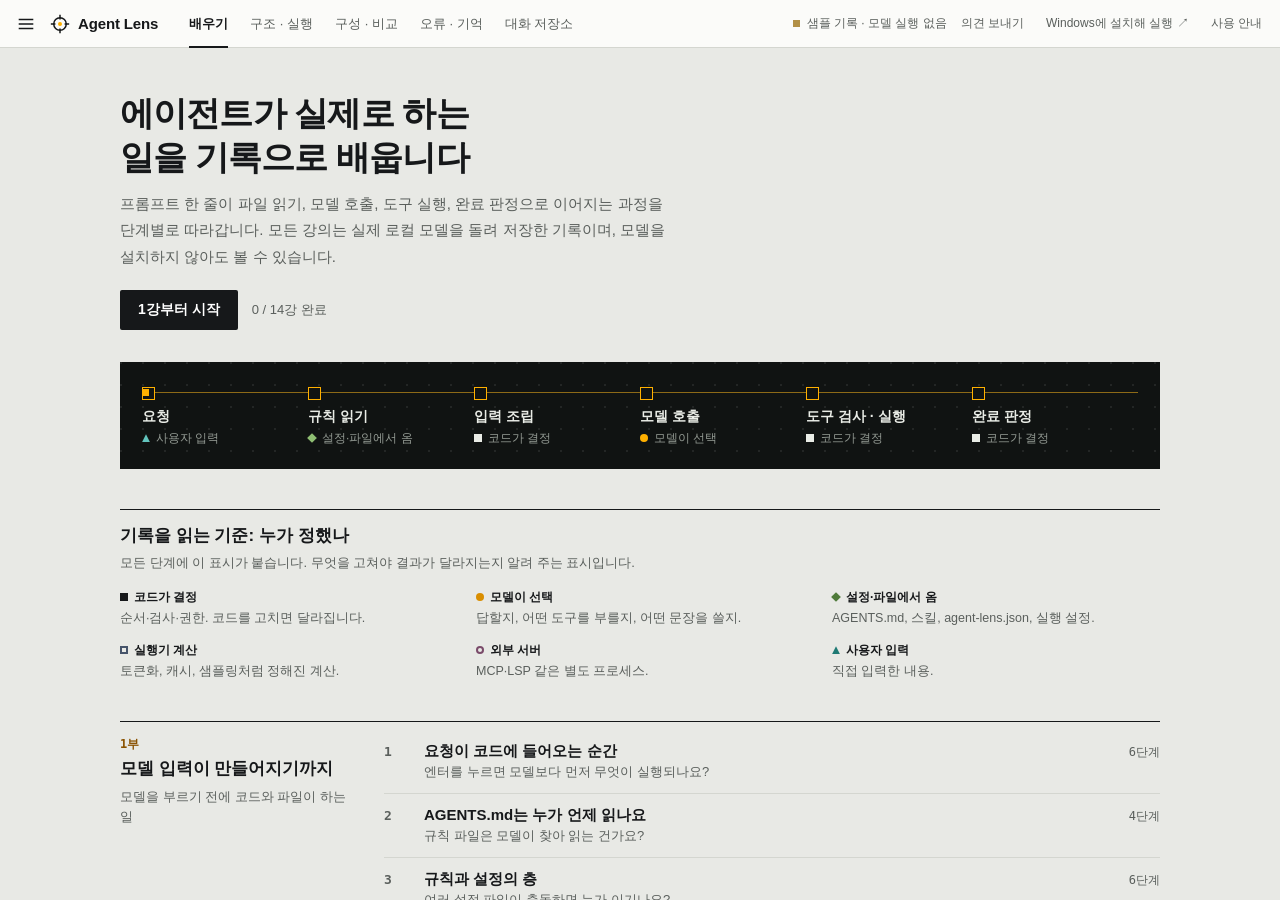
<file: index.html>
<!doctype html>
<html lang="ko">
  <head>
    <meta charset="utf-8" />
    <meta name="viewport" content="width=device-width,initial-scale=1" />
    <meta name="theme-color" content="#f4f5f7" />
    <title>Agent Lens · AI 에이전트의 동작을 기록으로 배웁니다</title>
    <meta name="description" content="프롬프트 한 줄이 규칙 읽기, 입력 조립, 모델 호출, 도구 실행, 완료 판정으로 이어지는 과정을 실제 기록으로 따라갑니다. 설치 없이 볼 수 있습니다." />
    <meta property="og:title" content="Agent Lens · AI 에이전트의 동작을 기록으로 배웁니다" />
    <meta property="og:description" content="프롬프트 한 줄이 규칙 읽기, 입력 조립, 모델 호출, 도구 실행, 완료 판정으로 이어지는 과정을 실제 기록으로 따라갑니다. 설치 없이 볼 수 있습니다." />
    <meta property="og:type" content="website" />
    <meta property="og:url" content="https://paconal888-a11y.github.io/LLM-Agent-viewer/" />
    <meta property="og:image" content="https://paconal888-a11y.github.io/LLM-Agent-viewer/images/scenes.png" />
    <meta name="twitter:card" content="summary_large_image" />
    <script src="demo.js"></script>
    <link rel="icon" href="favicon.svg" type="image/svg+xml" />
    <link rel="stylesheet" href="workbench.css" />
    <link rel="stylesheet" href="diagram.css" />
    <script src="architecture.js" defer></script>
    <script src="inspection.js" defer></script>
    <script src="lessons.js" defer></script>
    <script src="story.js" defer></script>
    <script src="workbench.js" defer></script>
  </head>
  <body class="demo">
    <header class="appbar">
      <button id="menu" class="icon" aria-label="기록과 파일 열기" title="기록과 파일">
        <svg class="glyph" viewBox="0 0 16 16" aria-hidden="true"><path d="M1.5 3.5h13M1.5 8h13M1.5 12.5h13" /></svg>
      </button>
      <a href="" class="brand">
        <svg class="brandmark" viewBox="0 0 24 24" aria-hidden="true">
          <circle cx="12" cy="12" r="7.5" />
          <path d="M12 1v5.5M12 17.5V23M1 12h5.5M17.5 12H23" />
          <circle class="brandpoint" cx="12" cy="12" r="2.4" />
        </svg>
        Agent Lens
      </a>
      <nav class="mainnav" aria-label="화면">
        <button data-view="lessons">배우기</button>
        <button data-view="journey" class="active">구조 · 실행</button>
        <button data-view="learn">구성 · 비교</button>
        <button data-view="feedback">오류 · 기억</button>
        <button data-view="memory">대화 저장소</button>
      </nav>
      <div id="activityBar" class="activitybar hidden" role="status"></div>
      <div class="connection">
        <i id="statusDot"></i><span id="connection">모델 확인 중</span>
      </div>
      <a
        id="feedbackLink"
        class="quiet feedbacklink"
        href="https://github.com/paconal888-a11y/LLM-Agent-viewer/issues/new/choose"
        target="_blank"
        rel="noopener"
        title="막힌 곳이나 제안을 GitHub에 공개로 남깁니다"
        >의견 보내기</a
      >
      <a class="quiet demolink" href="https://github.com/paconal888-a11y/LLM-Agent-viewer" target="_blank" rel="noopener">Windows에 설치해 실행 ↗</a>
      <button id="help" class="quiet" title="사용 안내와 단축키 (?)">사용 안내</button>
    </header>
    <div class="layout diagram-layout">
      <aside class="project" id="project">
        <div class="project-title">
          <strong>기록 · 파일</strong
          ><button id="closeProject" class="icon" aria-label="기록과 파일 닫기">
            <svg class="glyph" viewBox="0 0 16 16" aria-hidden="true"><path d="M3 3l10 10M13 3L3 13" /></svg>
          </button>
        </div>
        <div class="treeheading">
          최근 실행
          <button
            id="refreshHistory"
            class="icon"
            aria-label="실행 기록 새로고침"
          >
            ↻
          </button>
        </div>
        <div id="history" class="history"></div>
        <details class="samplelist">
          <summary>예제 기록 <span id="sampleCount">0</span></summary>
          <div id="samples" class="history"></div>
        </details>
        <div class="treeheading">
          파일
          <button id="reloadFiles" class="icon" aria-label="파일 목록 새로고침">
            ↻
          </button>
        </div>
        <div id="fileTree" class="filetree"></div>
        <details class="registeredtools">
          <summary>등록된 도구 <span id="toolCount">0</span></summary>
          <div id="toolList"></div>
        </details>
        <footer>
          <span class="localonly"
            >모델과 기록은 이 PC에 저장됩니다.<br />외부 API로 자동 전환하지
            않습니다.<br />인터넷 검색을 켠 실행만 검색어를 밖으로 보냅니다.</span
          ><span class="demoonly"
            >웹 데모는 저장된 기록만 재생합니다.<br />모델은 돌지 않습니다.</span
          >
        </footer>
      </aside>
      <main class="main">
        <div class="workspacebar">
          <div class="breadcrumbs">
            <span class="localonly">로컬 프로젝트</span><span class="demoonly">웹 데모</span> <span>/</span>
            <strong id="pageName">구조 · 실행</strong>
          </div>
        </div>
        <section id="lessonsView" class="view hidden" aria-label="배우기"></section>
        <section id="journeyView" class="view">
          <h1 class="visually-hidden">구조 · 실행</h1>
          <section class="execution" aria-label="전체 실행 과정">
            <div class="sectionbar">
              <h2>전체 구조 <span id="runStatus" class="status">대기</span></h2>
              <div class="toolgroups">
                <div class="toolgroup" role="group" aria-label="구조도 배율">
                  <button id="zoomOut" class="quiet" aria-label="구조도 축소">−</button
                  ><button id="zoomFit" class="quiet">전체 보기</button
                  ><button id="zoomIn" class="quiet" aria-label="구조도 확대">＋</button>
                </div>
                <div class="toolgroup" role="group" aria-label="기록 보기">
                  <button id="toggleRecords" class="quiet" aria-pressed="false" title="코드가 남긴 기록을 시간순으로 모두 봅니다">전체 기록</button
                  ><button id="showInput" class="quiet" disabled title="선택한 시점에 모델이 받은 입력을 봅니다">모델 입력</button
                  ><button id="openDetail" class="quiet" title="선택한 단계의 데이터와 실행 코드를 봅니다">코드 · 데이터</button
                  ><button id="showAnswer" class="quiet" disabled>답변</button>
                </div>
                <div class="toolgroup" role="group" aria-label="분석">
                  <button id="openLearning" class="quiet" title="예측 → 증거 확인 → 원인 설명 → 한 조건 수정 → 재검증 순서로 기록을 살펴봅니다">원인 찾기</button
                  ><button id="export" class="quiet" disabled>내보내기</button>
                </div>
              </div>
            </div>
            <div class="diagram-caption">
              <span id="diagramLocation"
                >구성 요소를 선택하면 역할과 코드를 볼 수 있습니다.</span
              ><label for="agentFocus" class="agentfocuslabel">관찰 대상</label
              ><select
                id="agentFocus"
                class="hidden"
                aria-label="관찰할 에이전트"
              ></select
              ><span class="stagelegend"><b></b>현재 위치<i></i>지나온 경로</span>
            </div>
            <div id="architecture" class="architecture"></div>
            <div id="currentStep" class="currentstep">
              <strong>실행 대기</strong
              ><span>오른쪽 아래 입력란에 요청을 쓰고 실행하세요. 저장된 예제는 왼쪽 위 메뉴에 있습니다.</span>
            </div>
            <div class="route" id="route"></div>
            <div id="connections" class="connections hidden"></div>
            <div id="agentPanel" class="agentpanel hidden"></div>
            <div id="controls" class="controls hidden">
              <span id="controlState"></span>
              <div>
                <button id="next" class="secondary">다음 단계 →</button
                ><button id="continue" class="secondary">계속 실행</button
                ><button id="stop" class="quiet danger">중지</button>
              </div>
            </div>
            <div class="replay">
              <button id="first" aria-label="처음으로"><svg class="glyph" viewBox="0 0 16 16" aria-hidden="true"><path d="M3.5 3v10M13 3 6 8l7 5" /></svg></button
              ><button id="prev" aria-label="이전"><svg class="glyph" viewBox="0 0 16 16" aria-hidden="true"><path d="M10.5 3 5 8l5.5 5" /></svg></button
              ><button id="play" aria-label="기록 재생"><svg class="glyph solid when-stopped" viewBox="0 0 16 16" aria-hidden="true"><path d="M4 2.5v11L13.5 8z" /></svg><svg class="glyph solid when-playing" viewBox="0 0 16 16" aria-hidden="true"><path d="M4 2.5h3v11H4zM9 2.5h3v11H9z" /></svg></button
              ><button id="nextEvent" aria-label="다음"><svg class="glyph" viewBox="0 0 16 16" aria-hidden="true"><path d="M5.5 3 11 8l-5.5 5" /></svg></button
              ><div class="scrub"><svg id="ribbon" aria-hidden="true"></svg><input
                id="scrubber"
                type="range"
                min="0"
                max="0"
                value="0"
                aria-label="기록 위치"
              /></div><span id="position">0 / 0</span><button id="live" title="마지막 기록으로 이동합니다. 저장 기록 재생에서는 새 계산이 아닙니다">마지막 기록</button>
            </div>
            <div id="contextComposition" class="composition hidden"></div>
            <div id="planPanel" class="planpanel hidden"></div>
            <div class="eventtoolbar">
              <input
                id="eventSearch"
                type="search"
                placeholder="단계 이름 · 파일 · 도구 찾기"
                aria-label="단계 검색"
              /><select id="decisionFocus" aria-label="누가 정했는지로 거르기">
                <option value="">전체 결정 주체</option>
                <option value="model">모델이 선택</option>
                <option value="code">코드가 결정</option>
                <option value="config">설정·파일에서 옴</option>
                <option value="runtime">실행기·외부 서버</option>
                <option value="user">사용자 입력</option>
              </select><span id="eventCount">기록 없음</span
              ><input
                id="bodySearch"
                type="search"
                placeholder="본문 검색 · 모델 입력 messages · 도구 결과 · 파일 원문"
                aria-label="본문 검색"
                title="제목이 아니라 모델 요청 messages·tools, 도구 결과, 파일 원문 안의 문자열을 찾습니다"
              /><select id="bodySearchKind" aria-label="본문 검색 범위">
                <option value="">전체 본문</option>
                <option value="model.request">모델 요청 (messages · tools)</option>
                <option value="tool.result">도구 결과</option>
                <option value="file.decode">파일 원문</option>
                <option value="model.response">모델 응답</option>
              </select>
            </div>
            <div
              id="bodySearchResults"
              class="bodysearchresults hidden"
              aria-live="polite"
            ></div>
            <div id="timeline" class="timeline">
              <div class="empty">
                <span class="emptyglyph">→</span>
                <h3>위에서 요청을 실행하세요.</h3>
                <p>
                  입력 수신 → 파일 읽기 → 메시지 조립 → 모델 계산 → 도구 실행 →
                  완료 검사.<br />실제로 거친 단계만 기록됩니다.
                </p>
              </div>
            </div>
          </section>
          <aside class="rail" aria-label="설명과 상세">
          <section id="coach" class="coach hidden" aria-label="강의 안내" aria-live="polite"></section>
          <div id="sampleBanner" class="samplebanner hidden"></div>
          <div id="resumeBanner" class="resumebanner hidden" role="status"></div>
          <div id="requestSummary" class="requestsummary hidden">
            <header>
              <span>현재 요청</span
              ><button id="editPrompt" class="quiet" title="이 실행의 요청·모드·하네스 구성·완료 조건·생성 설정을 입력란에 복원합니다">
                이 실행의 입력 · 설정 불러오기
              </button>
            </header>
            <p id="summaryPrompt"></p>
            <small id="summaryMeta"></small>
          </div>
          <div class="pageintro">
            <div>
              <h1>에이전트 구조</h1>
              <p>단계를 이동하면 실행 위치와 데이터가 구조도에 표시됩니다.</p>
            </div>
          </div>
          <section id="story" class="story hidden" aria-label="실행 장면"></section>
          <aside class="inspector" id="inspector">
        <div class="inspectbar">
          <strong>단계 상세</strong><span id="detailIndex"></span
          ><button id="closeDetail" class="icon" aria-label="단계 상세 닫기">
            ×
          </button>
        </div>
        <div id="detailEmpty" class="inspectempty">
          <span>⌖</span>
          <h3>실행 기록을 선택하세요.</h3>
          <p>
            이 단계에서 바뀐 데이터와 실제 실행한 코드 줄을 함께 보여줍니다.
          </p>
          <div class="actorlegend">
            <p><b>H</b> 하네스 · 입력 구성과 실행 제어</p>
            <p><b>M</b> 모델 · 토큰과 행동 요청 생성</p>
            <p><b>T</b> 도구 · 실제 작업 수행</p>
          </div>
        </div>
        <div id="detailBody" class="hidden">
          <div class="detailhead">
            <span id="detailActor" class="pill"></span>
            <span id="evidenceKind" class="evidence-kind"></span>
            <span id="decisionKind" class="decision-kind"></span>
            <h2 id="detailTitle"></h2>
            <code id="detailKind"></code>
            <code id="detailPath" class="storage-path hidden"></code>
            <p id="detailExplanation"></p>
            <p id="decisionNote" class="decision-note"></p>
          </div>
          <div id="componentNavigator" class="componentnav hidden"></div>
          <div id="inputLinks" class="inputlinks hidden"></div>
          <nav class="detailtabs">
            <button data-detail="change" class="active">데이터 변화</button
            ><button data-detail="code">실행 코드</button
            ><button data-detail="input">모델 입력</button
            ><button data-detail="values">전체 값</button
            ><button data-detail="learn">원인 찾기</button>
          </nav>
          <div id="sourcePeek" class="sourcepeek hidden"></div>
          <div id="detailContent" class="detailcontent"></div>
        </div>
      </aside>
          <div class="composerdock">
          <form id="promptForm" class="composer">
            <p id="sampleComposerNote" class="samplenote hidden">
              샘플 보기 모드라 실행할 수 없습니다. 입력과 설정은 살펴볼 수 있으며,
              직접 실행하려면 <code>Start-AgentLens.cmd</code>를 일반 모드로 시작하세요.
            </p>
            <p id="modeNote" class="note">
              한 대화에서 모델과 도구를 반복 호출합니다. 호출 한도는 기본 8회이고
              agent-lens.json으로 바꿀 수 있습니다.
            </p>
            <div class="composerhead">
              <label for="prompt">새 요청 입력</label>
              <span id="sessionNote" class="sessionnote"></span>
              <button type="button" id="newSession" class="quiet">새 대화로 시작</button>
            </div>
            <textarea
              id="prompt"
              rows="2"
              maxlength="6000"
              placeholder="여기에 에이전트에게 시킬 일을 쓰고 실행을 누르세요."
            ></textarea>
            <div id="draftInfo" class="draftinfo">
              입력한 문자열은 실행할 때 JSON 요청에 담깁니다.
            </div>
            <p id="webNote" class="webnote hidden">인터넷 검색을 켰습니다. 모델이 정한 검색어가 PC 밖의 Bing으로 전송됩니다.</p>
            <div class="composer-bottom">
              <div class="modebar">
              <label for="agentMode">작업 방식</label
              ><select id="agentMode">
                <option value="single">한 에이전트</option>
                <option value="plan">계획만 · 파일 수정 금지</option>
                <option value="deep">한 에이전트 · 집중 점검</option>
                <option value="team">주 에이전트 + 하위 에이전트</option>
              </select>
            </div>
              <label class="check"
                ><input id="stepMode" type="checkbox" />단계마다 멈추기</label
              ><label class="check" title="켜면 모델이 정한 검색어가 Bing으로 전송됩니다"
                ><input id="webSearch" type="checkbox" />인터넷 검색</label
              ><button type="submit" class="primary" id="run" disabled>
                ▶ 실행 <kbd>Ctrl ↵</kbd>
              </button>
            </div>
          </form>
          <div class="run-options">
            <details class="examples" name="composeroptions">
              <summary>예제</summary>
              <div class="examplebuttons">
                <button data-example="tool">계산 도구</button
                ><button data-example="rules">규칙 읽기</button
                ><button data-example="skill">스킬 · 파일 읽기</button
                ><button data-example="command">/명령어</button
                ><button data-example="write">파일 수정 · 검사</button>
                <button data-example="mcp">MCP 계산</button
                ><button data-example="lsp">LSP 진단</button
                ><button data-example="plan">계획 · 문서 검색</button>
                <button data-example="team">하위 작업</button>
              </div>
            </details>
            <details class="configuration" id="configuration" name="composeroptions">
              <summary>
                <span>실행 설정</span
                ><span id="configSummary">Python 실행기 · 하네스</span>
              </summary>
              <div class="configbody">
                <label class="field"
                  >모델 실행기<select id="backend">
                    <option value="reference">
                      교육용 · Python / Qwen3 0.6B
                    </option>
                    <option value="llama">
                      빠른 실행 · llama.cpp / Qwen3 4B
                    </option>
                  </select></label
                >
                <p id="backendNote" class="note"></p>
                <div class="configline">
                  <strong>하네스</strong
                  ><button id="baseline" class="quiet">모델만</button
                  ><button id="full" class="quiet">모두 연결</button>
                </div>
                <div id="features" class="switches"></div>
                <label class="field"
                  >완료 조건 · 실제 도구 결과와 대조하는 JSON<textarea
                    id="requirements"
                    rows="3"
                    spellcheck="false"
                  >
[]</textarea
                  >
                </label>
                <p class="note">
                  예제는 필요한 도구 조건을 함께 설정합니다. 요청을 직접 고치면
                  이전 예제 조건이 해제됩니다. []는 별도 조건 없음이며, 모델의
                  말만으로 실제 작업 성공을 보증하지 않습니다.
                </p>
                <div class="configgrid">
                  <label class="check"
                    ><input type="checkbox" id="useKv" checked />생성 중 KV
                    사용</label
                  ><label class="check"
                    ><input type="checkbox" id="prefixCache" checked />요청 간
                    접두부 재사용</label
                  ><label class="field"
                    >최대 출력 토큰<input
                      type="number"
                      id="maxTokens"
                      min="1"
                      max="1024"
                      value="256" /></label
                  ><label class="field"
                    >Temperature<input
                      type="number"
                      id="temperature"
                      min="0"
                      max="2"
                      step="0.1"
                      value="0.2" /></label
                  ><label class="field"
                    >관찰할 레이어 (0–27)<input
                      type="number"
                      id="captureLayer"
                      min="0"
                      max="27"
                      value="0" /></label
                  ><label class="check"
                    ><input type="checkbox" id="stream" checked />HTTP 스트리밍
                    (빠른 실행기)</label
                  ><label class="field"
                    >Seed<input
                      type="number"
                      id="seed"
                      min="0"
                      max="4294967295"
                      step="1"
                      value="42" /></label
                  ><label class="field"
                    >top_k<input
                      type="number"
                      id="topK"
                      min="0"
                      max="1000"
                      step="1"
                      value="40" /></label
                  ><label class="field"
                    >top_p<input
                      type="number"
                      id="topP"
                      min="0"
                      max="1"
                      step="0.01"
                      value="0.95" /></label
                  >
                </div>
                <p id="restoreNote" class="note hidden"></p>
              </div>
            </details>
          </div>
          </div>
          </aside>
          <section id="answerPanel" class="answer hidden">
            <div class="sectionbar">
              <h2>최종 응답</h2>
              <span id="answerMeta"></span>
            </div>
            <div id="answer"></div>
            <div id="metrics" class="metrics"></div>
          </section>
        </section>
        <section id="memoryView" class="view hidden">
          <p class="demonote demoonly">웹 데모에서는 실행·저장·비교를 할 수 없습니다. 설명과 저장된 기록만 볼 수 있고, 직접 해 보려면 <a href="https://github.com/paconal888-a11y/LLM-Agent-viewer#%EC%8B%9C%EC%9E%91%ED%95%98%EA%B8%B0" target="_blank" rel="noopener">Windows PC에 설치</a>하세요.</p>
          <div class="pageintro">
            <div>
              <h1>대화 저장소</h1>
              <p>디스크 원본, 요약, 모델에 보낸 입력을 대조합니다.</p>
            </div>
            <button id="reloadMemory" class="secondary">새로 읽기</button>
          </div>
          <div id="memoryStorage"></div>
        </section>
        <section id="editorView" class="view hidden">
          <p class="demonote demoonly">웹 데모에서는 실행·저장·비교를 할 수 없습니다. 설명과 저장된 기록만 볼 수 있고, 직접 해 보려면 <a href="https://github.com/paconal888-a11y/LLM-Agent-viewer#%EC%8B%9C%EC%9E%91%ED%95%98%EA%B8%B0" target="_blank" rel="noopener">Windows PC에 설치</a>하세요.</p>
          <div class="pageintro">
            <div>
              <p class="eyebrow" id="editorKind">PROJECT FILE</p>
              <h1 id="editorTitle">파일 편집</h1>
            </div>
            <button class="secondary" data-view="journey">구조도로</button>
          </div>
          <div id="fileDescription" class="filedescription"></div>
          <div class="editbar">
            <span id="editState"></span>
            <div>
              <button id="checkFile" class="secondary">구문 검사</button
              ><button id="showDiff" class="secondary">변경 확인</button
              ><button id="saveFile" class="primary">저장</button
              ><button id="undoFile" class="quiet" disabled>
                직전 저장 되돌리기
              </button>
            </div>
          </div>
          <div class="codeeditor">
            <div id="lineNumbers" aria-hidden="true"></div>
            <textarea
              id="codeEditor"
              spellcheck="false"
              aria-label="파일 내용"
            ></textarea>
          </div>
          <div id="editMessage" class="notice" role="status"></div>
          <div id="diff" class="diff hidden"></div>
          <p class="note">
            Python 변경은 다음 실행에 적용됩니다. 실행 기록에는 당시의 코드가
            보존됩니다. 구문 검사는 동작의 정확성까지 보장하지 않습니다.
          </p>
        </section>
        <section id="feedbackView" class="view hidden">
          <p class="demonote demoonly">웹 데모에서는 실행·저장·비교를 할 수 없습니다. 설명과 저장된 기록만 볼 수 있고, 직접 해 보려면 <a href="https://github.com/paconal888-a11y/LLM-Agent-viewer#%EC%8B%9C%EC%9E%91%ED%95%98%EA%B8%B0" target="_blank" rel="noopener">Windows PC에 설치</a>하세요.</p>
          <div class="pageintro">
            <div>
              <p class="eyebrow">ERROR → FEEDBACK → NEXT CALL</p>
              <h1>오류와 기억</h1>
              <p>틀린 답변, 추가한 메시지, 실제 후속 행동을 대조합니다.</p>
            </div>
          </div>
          <div class="feedbackcontrols">
            <label class="field"
              >살펴볼 실행<select id="feedbackRun"></select></label
            ><button id="loadFeedback" class="secondary">불러오기</button>
          </div>
          <div id="feedbackReport">
            <p class="note">
              실행 기록을 선택하세요. 보완 지적이 없었던 실행도 그대로
              표시합니다.
            </p>
          </div>
          <div class="learning-path">
            <strong>시간이 지나면 왜 반복할까?</strong>
            <p>
              이 하네스는 최근 두 대화 묶음을 다시 넣습니다. 지적이 오래된
              대화와 함께 빠질 수 있습니다. 저장된 지적과 실제 messages의 일치를
              위에서 확인하세요. ‘동일 요청 지적 재포함’을 켜면 같은 요청의
              저장된 지적을 다시 전달합니다. 포함 여부와 실제 행동은 별도로
              확인해야 합니다.
            </p>
            <p>
              이 실행 경로에는 모델을 재학습하는 단계가 없습니다. 지적이 입력에
              있어도 지시 충돌·모델 능력·출력 설정 등에 따라 실수할 수 있으며,
              한 번 성공했다고 지속적인 학습이 일어났다고 판단하지 않습니다.
            </p>
          </div>
        </section>
        <section id="learnView" class="view hidden">
          <p class="demonote demoonly">웹 데모에서는 실행·저장·비교를 할 수 없습니다. 설명과 저장된 기록만 볼 수 있고, 직접 해 보려면 <a href="https://github.com/paconal888-a11y/LLM-Agent-viewer#%EC%8B%9C%EC%9E%91%ED%95%98%EA%B8%B0" target="_blank" rel="noopener">Windows PC에 설치</a>하세요.</p>
          <div class="pageintro">
            <div>
              <p class="eyebrow">READ · CHANGE · RUN</p>
              <h1>구성 · 비교</h1>
              <p>
                각 요소의 역할을 읽고, 파일을 바꾼 뒤 실행 기록으로 확인하세요.
              </p>
            </div>
          </div>
          <div class="learning-path">
            <strong>처음이라면</strong>
            <p>
              ① 계산 도구 실행 → ② 도구 결과가 다음 모델 입력에 들어가는 지점
              확인 → ③ AGENTS.md 수정 → ④ KV 비교 순서로 살펴보세요.
            </p>
          </div>
          <div id="componentCards" class="componentcards"></div>
          <section class="compare">
            <div class="sectionbar">
              <h2>실습 문제</h2>
            </div>
            <details>
              <summary>AGENTS.md를 실제로 여는 주체는 누구일까?</summary>
              <p class="note">
                규칙 로더를 작성한 하네스입니다. file.open → file.read →
                rules.wrap → context.assemble의 코드와 messages를 확인하세요.
              </p>
            </details>
            <details>
              <summary>
                모델이 “도구를 썼다”고 답하면 실제로 실행한 것일까?
              </summary>
              <p class="note">
                tool.dispatch는 요청이고 tool.result가 실제 함수 결과입니다.
                답변 문장·계획 체크·검증 게이트를 각각 대조하세요.
              </p>
            </details>
            <details>
              <summary>지적을 저장했다면 다음에도 항상 알고 있을까?</summary>
              <p class="note">
                저장 파일과 현재 모델 입력은 별개입니다. 오류·지적·기억 화면의
                입력 포함 여부와 실제 후속 행동을 따로 확인하세요.
              </p>
            </details>
            <details>
              <summary>
                구문 검사가 통과하면 정의되지 않은 이름도 없을까?
              </summary>
              <p class="note">
                lsp_demo.py로 직접 비교하세요. compile은 통과하지만 언어 서버의
                pyflakes 진단은 missing_amount를 찾습니다.
              </p>
            </details>
          </section>
          <section class="compare">
            <div class="sectionbar">
              <h2>같은 요청으로 비교</h2>
              <span>두 번의 실제 실행</span>
            </div>
            <label class="field"
              >확인할 차이<select id="experimentCase">
                <option value="arithmetic">
                  도구 없는 모델 ↔ 하네스 연결
                </option>
                <option value="grounding">
                  파일 근거 없이 ↔ 파일을 읽고 답변
                </option>
                <option value="kv_cache">
                  동일 입력 · 접두부 재사용 끄기 ↔ 켜기
                </option>
                <option value="decode_kv">
                  생성 중 KV 끄기 ↔ 켜기 (교육용)
                </option>
                <option value="mcp_tools">MCP 도구 연결 전 ↔ 후</option>
                <option value="lsp_diagnostics">LSP 진단 연결 전 ↔ 후</option>
                <option value="agent_deep">한 에이전트 ↔ 집중 점검</option>
                <option value="agent_team">
                  한 에이전트 ↔ 하위 에이전트 위임
                </option>
                <option value="custom">
                  내 요청 · 스위치 하나만 바꾸기
                </option>
              </select></label
            >
            <div class="experimentoptions">
              <label class="field hidden" id="experimentSwitchField"
                >B에서 바꿀 스위치<select id="experimentSwitch"></select
              ></label>
              <label class="field"
                >조건별 반복 횟수<input
                  id="experimentRepeats"
                  type="number"
                  min="1"
                  max="10"
                  step="1"
                  value="1"
              /></label>
            </div>
            <p id="experimentDescription" class="note"></p>
            <button id="startCompare" disabled class="primary">비교 실행</button
            ><button id="stopCompare" class="quiet hidden">비교 중지</button>
            <div id="compareResult"></div>
          </section>
        </section>
      </main>
    </div>
    <dialog id="guide">
      <div class="dialogbar">
        <h2>사용 안내</h2>
        <button id="closeGuide" class="icon" aria-label="안내 닫기">×</button>
      </div>
      <p>
        이 앱은 프롬프트가 실제 행동으로 이어지는 과정을 기록합니다. 모델의
        숨겨진 생각을 읽는 기능은 아닙니다.
      </p>
      <p class="demoonly">웹 데모는 저장된 기록을 재생합니다. 실행·저장·비교는 Windows PC에 설치한 앱에서만 됩니다.</p>
      <ol>
        <li>
          <strong>배우기</strong> — 실제 기록을 단계별로 따라가는 강의입니다.
          모델을 설치하지 않아도 볼 수 있습니다.
        </li>
        <li>
          <strong>기록 보기</strong> — 왼쪽 위 메뉴의 예제 기록을 직접 재생할 수도 있습니다.
          저장 기록과 지금 실행하는 계산을 구분해 표시합니다.
        </li>
        <li class="localonly">
          <strong>실행</strong> — 오른쪽 아래 입력란에 요청을 쓰거나 예제를 고른 뒤
          실행하세요. 하네스가 실제 파일을 읽고 로컬 모델을 호출합니다.
        </li>
        <li>
          <strong>따라가기</strong> — 오른쪽의 장면을 고르거나 재생하세요.
          세부는 장면을 펼치거나 <strong>전체 기록</strong>에서 봅니다.
        </li>
        <li class="localonly">
          <strong>멈추기</strong> — 실행 전에 단계 정지를 켜세요. 교육용은 실제
          forward 내부 관찰 지점에서도 멈춥니다. 빠른 실행기는 하네스 쪽에서
          멈춥니다.
        </li>
        <li class="localonly">
          <strong>바꾸기</strong> — 메뉴의 파일을 열어 수정·검사·저장하세요. 다음
          실행에서 변경을 확인할 수 있습니다.
        </li>
        <li class="localonly">
          <strong>비교</strong> — 구성 · 비교의 비교 실험에서 실제 호출 수·입력
          토큰·계산 시간을 확인하세요.
        </li>
        <li class="localonly">
          <strong>모드</strong> — 작업 방식을 바꿔 지침·권한·예산·대화 분리의
          차이를 확인하세요. 구조도 위 에이전트 선택은 해당 대화의 마지막
          기록으로 이동합니다.
        </li>
      </ol>
      <h3>단축키</h3>
      <dl class="shortcuts">
        <dt>← →</dt>
        <dd>이전·다음 단계. 강의 중에는 강의 단계를 이동합니다</dd>
        <dt>Esc</dt>
        <dd>상세 패널 닫기</dd>
        <dt>?</dt>
        <dd>이 안내 열기</dd>
        <dt>Ctrl + Enter</dt>
        <dd>입력란에서 실행</dd>
      </dl>
      <p class="note">
        텐서는 선택한 레이어·head·위치의 표본입니다. 전체 값의 범위와 실제 캐시
        측정치는 각 단계에 표시됩니다. 기록에는 입력과 파일 내용이 포함되므로
        공유 전에 확인하세요.
      </p>
    </dialog>
    <div id="toast" role="status" class="toast hidden"></div>
    <dialog id="exportDialog" class="exportdialog">
      <div class="dialogbar">
        <h2>내보내기</h2>
        <button id="closeExport" class="icon" aria-label="내보내기 닫기">×</button>
      </div>
      <p id="exportRun" class="note"></p>
      <form id="exportOptions" class="exportoptions">
        <label><input type="checkbox" data-option="paths" checked />경로 · 사용자 이름</label>
        <label><input type="checkbox" data-option="secrets" checked />API 키 · 토큰 · 개인 키</label>
        <label><input type="checkbox" data-option="emails" checked />이메일</label>
        <label><input type="checkbox" data-option="ips" checked />IP 주소 (loopback 제외)</label>
        <label><input type="checkbox" data-option="omit_file_text" />파일 원문 · 도구 결과 본문 제거</label>
        <label><input type="checkbox" data-option="omit_sources" />소스 스냅샷 코드 제거</label>
      </form>
      <div id="exportPreview" class="exportpreview">
        <p class="note">미리보기를 불러오는 중…</p>
      </div>
      <p id="exportNote" class="note"></p>
      <div class="exportactions">
        <button id="exportOriginal" class="secondary">원본 그대로 저장</button
        ><button id="exportShare" class="primary">공유용 사본 저장</button>
      </div>
    </dialog>
  </body>
</html>
</file>
<file: workbench.css>
@charset "UTF-8";
:root {
  /* 틀과 읽는 칸 */
  --bg: #e8e9e5;
  --paper: #fbfbf9;
  --panel: #f4f4f1;
  --soft: #ecede8;
  --ink: #16181a;
  --muted: #5a5f5c;
  --line: #d4d6d0;
  --accent: #16181a;
  --green: #1f6b50;
  /* 구조도 화면 */
  --stage: #101312;
  --stage-2: #0b0d0c;
  --stage-line: #2b302d;
  --stage-ink: #e9ece6;
  --stage-muted: #939a93;
  --signal: #ffb000;
  --signal-dim: #8d6a17;
  --signal-ink: #8a5200;
  --mono: "JetBrains Mono", "Cascadia Mono", "Cascadia Code", "SF Mono", Menlo, Consolas, "Malgun Gothic", "Apple SD Gothic Neo", "Noto Sans KR", monospace;
  font-family:
    "Pretendard Variable", Pretendard, -apple-system, BlinkMacSystemFont, "Segoe UI Variable Text", "Segoe UI",
    "Apple SD Gothic Neo", "Noto Sans KR", "Malgun Gothic", sans-serif;
  color: var(--ink);
  background: var(--bg);
  font-size: 13px;
}
* {
  box-sizing: border-box;
}
body {
  margin: 0;
}
button,
input,
textarea,
select {
  font: inherit;
}
button {
  cursor: pointer;
  color: inherit;
  border: 0;
  background: none;
}
button:disabled {
  opacity: 0.45;
  cursor: default;
}
button:focus-visible,
a:focus-visible,
input:focus-visible,
textarea:focus-visible,
summary:focus-visible {
  outline: 2px solid var(--accent);
  outline-offset: 3px;
}
a {
  color: var(--accent);
  text-decoration: none;
}
h1,
h2,
h3,
p {
  margin: 0;
}
h1 {
  font-size: 25px;
  letter-spacing: -1.1px;
  line-height: 1.4;
}
h2 {
  font-size: 15px;
}
h3 {
  font-size: 14px;
}
p {
  line-height: 1.85;
}
.hidden {
  display: none !important;
}
.mobile {
  display: none !important;
}
.appbar {
  height: 61px;
  display: flex;
  align-items: center;
  gap: 20px;
  padding: 0 24px;
  border-bottom: 1px solid var(--line);
  background: var(--paper);
  position: sticky;
  top: 0;
  z-index: 20;
}
.brand {
  display: flex;
  align-items: center;
  gap: 10px;
  color: var(--ink);
  font-size: 18px;
  font-weight: 750;
  white-space: nowrap;
}
.brandmark {
  background: var(--ink);
  color: white;
  display: grid;
  place-items: center;
  width: 29px;
  height: 29px;
  border-radius: 2px;
  font-size: 24px;
  font-family: Georgia, serif;
  font-style: italic;
}
.brand small {
  font-size: 12px;
  font-weight: 500;
  color: var(--muted);
  border-left: 1px solid var(--line);
  padding-left: 13px;
  margin-left: 4px;
}
.connection {
  margin-left: auto;
  display: flex;
  align-items: center;
  gap: 7px;
  font-size: 12px;
  color: var(--muted);
}
.connection i {
  width: 7px;
  height: 7px;
  border-radius: 50%;
  background: #b29046;
}
.connection i.ready {
  background: var(--green);
}
.layout {
  display: grid;
  grid-template-columns: 218px minmax(420px, 1fr) minmax(350px, 420px);
  max-width: 2000px;
  margin: auto;
  align-items: start;
}
.project {
  position: sticky;
  top: 61px;
  height: calc(100vh - 61px);
  overflow: auto;
  background: #fbfbfa;
  border-right: 1px solid var(--line);
  padding: 20px 12px 14px;
  display: flex;
  flex-direction: column;
}
.project-title {
  display: flex;
  align-items: center;
  justify-content: space-between;
  padding: 0 12px 18px;
}
.project-title strong {
  font-size: 12px;
}
.mainnav {
  display: grid;
  gap: 4px;
  margin-bottom: 21px;
}
.mainnav button {
  display: flex;
  gap: 10px;
  text-align: left;
  padding: 10px 12px;
  border-radius: 2px;
  color: var(--muted);
  font-size: 13px;
}
.mainnav button.active {
  background: #f2f3f1;
  color: var(--accent);
  font-weight: 650;
}
.treeheading {
  font-size: 12px;
  color: var(--muted);
  font-weight: 700;
  display: flex;
  align-items: center;
  justify-content: space-between;
  letter-spacing: 0.3px;
  padding: 5px 12px;
}
.icon {
  font-size: 18px;
  width: 28px;
  height: 28px;
  border-radius: 2px;
}
.icon:hover,
.quiet:hover {
  background: #eff0ee;
}
.filetree details {
  margin: 4px 0 8px;
}
.filetree summary {
  font-size: 12px;
  padding: 8px 10px;
  cursor: pointer;
  color: #5c6053;
}
.filetree button {
  display: flex;
  width: 100%;
  align-items: center;
  text-align: left;
  gap: 7px;
  font-size: 12px;
  padding: 7px 10px 7px 23px;
  border-left: 2px solid transparent;
  overflow: hidden;
}
.filetree button span {
  overflow: hidden;
  text-overflow: ellipsis;
  white-space: nowrap;
}
.filetree button i {
  font-style: normal;
  color: #63685a;
  font: 11px var(--mono);
  flex-shrink: 0;
}
.filetree button:hover {
  background: #f2f3f1;
}
.filetree button.selected {
  background: #f2f3f1;
  color: var(--accent);
  border-color: var(--accent);
}
.filetree button.hit {
  background: #e8f2ee;
  color: var(--green);
  border-color: var(--green);
}
.filetree button.hit:after {
  content: "읽음";
  font-size: 12px;
  margin-left: auto;
  flex-shrink: 0;
}
.history {
  padding: 3px 4px 20px;
}
.history button {
  display: block;
  width: 100%;
  padding: 8px;
  border-radius: 2px;
  text-align: left;
  font-size: 12px;
  line-height: 1.6;
}
.history button:hover {
  background: #eff0ee;
}
.history button small {
  display: block;
  color: var(--muted);
  font-size: 12px;
}
.project footer {
  margin-top: auto;
  padding: 20px 12px 0;
  font-size: 12px;
  color: #63685a;
  line-height: 1.9;
}
.main {
  min-width: 0;
  padding: 0 28px 55px;
}
.workspacebar {
  height: 60px;
  display: flex;
  align-items: center;
  justify-content: space-between;
  border-bottom: 1px solid var(--line);
  margin-bottom: 27px;
}
.breadcrumbs {
  font-size: 12px;
  color: var(--muted);
}
.breadcrumbs span {
  padding: 0 9px;
  color: #c8cac3;
}
.breadcrumbs strong {
  font-weight: 550;
  color: var(--ink);
}
.quiet {
  padding: 7px 9px;
  border-radius: 2px;
  color: #63685a;
  font-size: 12px;
}
.danger {
  color: #ab4c50 !important;
}
.pageintro {
  display: flex;
  align-items: center;
  justify-content: space-between;
  gap: 16px;
  margin-bottom: 22px;
}
.eyebrow {
  font: 11px var(--mono);
  letter-spacing: 1.6px;
  color: var(--muted);
  margin-bottom: 8px;
}
.pageintro p:not(.eyebrow) {
  color: var(--muted);
  font-size: 12px;
  margin-top: 8px;
}
.pill {
  display: inline-flex;
  align-items: center;
  gap: 4px;
  padding: 5px 8px;
  white-space: nowrap;
  border: 1px solid var(--line);
  border-radius: 2px;
  font-size: 12px;
  color: var(--muted);
  background: var(--paper);
}
.composer {
  border: 1px solid #d9dbd6;
  border-radius: 2px;
  background: var(--paper);
  padding: 16px;
}
.composer > label {
  font-size: 12px;
  color: var(--muted);
  font-weight: 650;
}
.composer textarea {
  resize: vertical;
  width: 100%;
  border: 0;
  background: none;
  color: var(--ink);
  line-height: 1.8;
  min-height: 80px;
  padding: 9px 0 6px;
  font-size: 13px;
  outline: 0;
}
.composer textarea:focus-visible {
  outline: 0;
}
.composer:focus-within {
  border-color: #aeb2a7;
  box-shadow: 0 0 0 3px #4e52470b;
}
.draftinfo {
  font-size: 12px;
  color: #63685a;
  margin: 2px 0 12px;
  line-height: 1.6;
}
.composer-bottom {
  border-top: 1px solid #f1f2f0;
  padding-top: 12px;
  display: flex;
  align-items: center;
  justify-content: space-between;
  gap: 8px;
}
.check {
  display: flex;
  align-items: center;
  gap: 6px;
  font-size: 12px;
  color: #63685a;
  line-height: 1.6;
}
.check input {
  accent-color: var(--accent);
}
.primary {
  background: var(--accent);
  color: #ffffff;
  border-radius: 2px;
  padding: 9px 14px;
  font-weight: 600;
  font-size: 12px;
  white-space: nowrap;
}
.primary:hover {
  background: #45483f;
}
.primary kbd {
  font: 11px var(--mono);
  opacity: 0.6;
  margin-left: 10px;
}
.secondary {
  background: var(--paper);
  border: 1px solid #e0e1dd;
  border-radius: 2px;
  padding: 7px 10px;
  font-size: 12px;
  white-space: nowrap;
}
.examples {
  display: flex;
  align-items: center;
  gap: 6px;
  flex-wrap: wrap;
  margin: 12px 0 18px;
}
.examples > span {
  font-size: 12px;
  color: var(--muted);
  margin-right: 4px;
}
.examples button {
  font-size: 12px;
  background: var(--paper);
  border: 1px solid var(--line);
  padding: 5px 8px;
  border-radius: 2px;
  color: #63685a;
}
.examples button:hover {
  border-color: #c3c6be;
  color: var(--accent);
}
.configuration {
  background: #fcfcfb;
  border: 1px solid var(--line);
  border-radius: 2px;
  margin-bottom: 26px;
}
.configuration summary {
  display: flex;
  justify-content: space-between;
  cursor: pointer;
  font-size: 12px;
  padding: 12px;
}
.configuration summary:before {
  content: "⌄";
  margin-right: 8px;
  color: var(--muted);
}
.configuration summary span:first-child {
  margin-right: auto;
}
.configuration summary span:last-child {
  color: var(--muted);
}
.configbody {
  padding: 8px 16px 16px;
  border-top: 1px solid var(--line);
}
.field {
  display: flex;
  flex-direction: column;
  gap: 6px;
  font-size: 12px;
  color: #63685a;
}
.field select,
.field input {
  border: 1px solid #dfe0dc;
  border-radius: 2px;
  background: var(--paper);
  color: var(--ink);
  padding: 8px;
  min-width: 0;
  width: 100%;
}
.note {
  font-size: 12px;
  color: var(--muted);
  margin: 10px 0;
  line-height: 1.9;
}
.configline {
  display: flex;
  align-items: center;
  gap: 5px;
  margin-top: 14px;
}
.configline strong {
  font-size: 12px;
  margin-right: auto;
}
.switches {
  display: flex;
  flex-wrap: wrap;
  gap: 13px;
  margin: 9px 0 18px;
}
.configgrid {
  display: grid;
  grid-template-columns: 1fr 1fr;
  gap: 12px;
}
.sectionbar {
  display: flex;
  align-items: center;
  justify-content: space-between;
  gap: 10px;
  margin: 0 0 15px;
}
.sectionbar h2 {
  display: flex;
  align-items: center;
  gap: 9px;
}
.sectionbar > span {
  font-size: 12px;
  color: var(--muted);
}
.status {
  font-size: 12px;
  font-weight: 500;
  color: var(--muted);
  padding: 4px 7px;
  border-radius: 2px;
  background: #ecedeb;
}
.status.running,
.status.paused {
  color: var(--accent);
  background: #f2f3f1;
}
.status.completed {
  background: #e7f2ed;
  color: var(--green);
}
.status.failed {
  background: #f8ebeb;
  color: #a0494f;
}
.route {
  display: grid;
  grid-template-columns: repeat(7, minmax(0, 1fr));
  gap: 0;
  padding: 15px 10px;
  background: var(--paper);
  border: 1px solid var(--line);
  border-radius: 2px;
}
.routenode {
  min-width: 0;
  position: relative;
  display: flex;
  flex-direction: column;
  align-items: center;
  gap: 7px;
  font-size: 12px;
  color: #63685a;
  padding: 0 1px;
}
.routenode:not(:last-child):after {
  content: "";
  height: 1px;
  width: calc(100% - 32px);
  background: var(--line);
  position: absolute;
  left: calc(50% + 16px);
  top: 12px;
}
.routenode b {
  display: grid;
  place-items: center;
  width: 25px;
  height: 25px;
  border: 1px solid #eaebe8;
  border-radius: 2px;
  font: 11px var(--mono);
  background: #fbfbfa;
}
.routenode.seen {
  color: #63685a;
}
.routenode.seen b {
  background: #f5f5f4;
  border-color: #e6e7e3;
  color: var(--accent);
}
.routenode.current {
  color: var(--accent);
  font-weight: 700;
}
.routenode.current b {
  background: var(--accent);
  border-color: var(--accent);
  color: white;
  box-shadow: 0 0 0 4px #f2f3f1;
}
.routenode small {
  font: 11px var(--mono);
  height: 10px;
  color: #63685a;
}
.controls {
  display: flex;
  align-items: center;
  justify-content: space-between;
  margin-top: 12px;
  padding: 9px 11px;
  border: 1px solid #e7e8e5;
  background: #f6f7f5;
  border-radius: 2px;
  gap: 8px;
}
.controls > span {
  font-size: 12px;
  color: var(--accent);
}
.controls > div {
  display: flex;
  gap: 5px;
}
.replay {
  display: flex;
  align-items: center;
  gap: 5px;
  padding: 12px 0;
}
.replay button {
  font: 14px var(--mono);
  height: 25px;
  min-width: 25px;
  border-radius: 2px;
  color: #63685a;
}
.replay button:hover {
  background: #ebecea;
}
.replay button:last-child {
  font:
    11px "Segoe UI",
    "Malgun Gothic",
    sans-serif;
  margin-left: 5px;
  min-width: auto;
  padding: 0 9px;
  white-space: nowrap;
}
.replay input {
  width: 100%;
  min-width: 35px;
  accent-color: var(--accent);
  height: 3px;
}
.replay span {
  font: 11px var(--mono);
  min-width: 70px;
  text-align: center;
  color: var(--muted);
  white-space: nowrap;
}
.composition {
  padding: 10px 12px;
  background: var(--paper);
  border: 1px solid var(--line);
  border-radius: 2px;
  margin-bottom: 12px;
}
.composition header {
  display: flex;
  justify-content: space-between;
  font-size: 12px;
  color: #63685a;
  margin-bottom: 8px;
}
.stackbar {
  height: 10px;
  display: flex;
  overflow: hidden;
  border-radius: 2px;
  gap: 2px;
}
.stackbar button {
  min-width: 3px;
  background: var(--accent);
  padding: 0;
}
.stacklegend {
  display: flex;
  flex-wrap: wrap;
  gap: 10px;
  font-size: 12px;
  color: var(--muted);
  margin-top: 7px;
}
.stacklegend i {
  width: 5px;
  height: 5px;
  display: inline-block;
  margin-right: 4px;
}
.eventtoolbar {
  display: flex;
  gap: 12px;
  align-items: center;
  justify-content: space-between;
  margin: 15px 0 10px;
}
.eventtoolbar input {
  width: 66%;
  padding: 8px 10px;
  border: 1px solid var(--line);
  background: #fcfcfb;
  border-radius: 2px;
  font-size: 12px;
}
.eventtoolbar > span {
  font: 11px var(--mono);
  color: var(--muted);
  white-space: nowrap;
}
.timeline {
  padding-bottom: 10px;
}
.chapter {
  margin-bottom: 13px;
  min-width: 0;
}
.chapter > summary {
  list-style: none;
  display: flex;
  align-items: center;
  gap: 9px;
  cursor: pointer;
  padding: 8px 0;
  font-size: 12px;
  font-weight: 650;
}
.chapter > summary:before {
  content: "›";
  font-size: 14px;
  color: #63685a;
  width: 10px;
}
.chapter[open] > summary:before {
  content: "⌄";
}
.chapter > summary .chaptericon {
  font: 11px var(--mono);
  background: #edeeeb;
  color: #63685a;
  border-radius: 2px;
  padding: 5px;
}
.chapter > summary small {
  margin-left: auto;
  font: 11px var(--mono);
  font-weight: 400;
  color: var(--muted);
}
.chapterbody {
  border-left: 1px solid #e5e6e2;
  margin-left: 19px;
  padding-left: 12px;
}
.event {
  position: relative;
  width: 100%;
  display: flex;
  align-items: center;
  text-align: left;
  border: 1px solid transparent;
  border-radius: 2px;
  margin: 3px 0;
  padding: 9px 10px;
  gap: 9px;
  min-width: 0;
}
.event:hover {
  background: var(--paper);
  border-color: var(--line);
}
.event.selected {
  background: var(--paper);
  border-color: #d8dad4;
}
.event.selected:before {
  content: "";
  position: absolute;
  left: -16px;
  width: 5px;
  height: 5px;
  background: var(--accent);
  border: 2px solid var(--bg);
  border-radius: 50%;
  box-sizing: content-box;
}
.event.past {
  opacity: 0.8;
}
.event .actor {
  width: 21px;
  height: 21px;
  border: 1px solid var(--line);
  background: var(--paper);
  border-radius: 2px;
  display: grid;
  place-items: center;
  font: 11px var(--mono);
  flex-shrink: 0;
  color: #63685a;
}
.event .actor.llm {
  color: var(--accent);
  background: #f6f7f5;
}
.event .actor.tool {
  color: var(--green);
  background: #ecf4ef;
}
.event .eventtext {
  flex: 1;
  min-width: 0;
}
.event .eventtitle {
  display: block;
  font-size: 12px;
  font-weight: 550;
  line-height: 1.5;
  overflow-wrap: anywhere;
}
.event .eventsub {
  display: block;
  font: 11px var(--mono);
  color: #63685a;
  margin-top: 3px;
  overflow: hidden;
  white-space: nowrap;
  text-overflow: ellipsis;
  max-width: 100%;
}
.event .eventid {
  color: #63685a;
  font: 11px var(--mono);
  flex-shrink: 0;
}
/* 실패·경고 기록: 통과 기록과 같은 모양이면 완료 검사 실패가 보이지 않는다. */
.event.status-error {
  background: #fef5f3;
  border-left: 3px solid #b35347;
}
.event.status-warning {
  background: #fdf8ee;
  border-left: 3px solid #aa8239;
}
.event .statusmark {
  display: inline-block;
  margin-left: 6px;
  padding: 0 5px;
  border-radius: 2px;
  font-size: 12px;
  line-height: 16px;
  font-weight: 600;
  font-style: normal;
  color: #ffffff;
  background: #b35347;
  vertical-align: 1px;
}
.event.status-warning .statusmark {
  background: #aa8239;
}
.chapter.has-error > summary small {
  color: #9c453a;
  font-weight: 600;
}
/* 실행 오류 한 화면 요약 */
.diagnosis {
  display: grid;
  gap: 6px;
  margin: 8px 0 10px;
}
.diagnosis .diagrow {
  display: grid;
  grid-template-columns: minmax(120px, 0.6fr) 1fr auto;
  gap: 8px;
  align-items: start;
  padding: 7px 9px;
  background: var(--paper);
  border: 1px solid var(--line);
  border-radius: 2px;
  font-size: 12px;
}
.diagnosis .diagrow span {
  color: #63685a;
}
.diagnosis .diagrow strong {
  font-weight: 550;
  overflow-wrap: anywhere;
}
.experimentoptions {
  display: flex;
  flex-wrap: wrap;
  gap: 10px;
}
.experimentoptions .field {
  flex: 1 1 200px;
}
.trialtable {
  width: 100%;
  margin: 10px 0;
  border-collapse: collapse;
  font-size: 12px;
}
.trialtable th,
.trialtable td {
  padding: 6px 9px;
  border-bottom: 1px solid var(--line);
  text-align: left;
  font-weight: 400;
}
.trialtable thead th {
  font-weight: 600;
}
.trialtable tbody th {
  color: #63685a;
}
.diagheadline {
  font-size: 13px;
  font-weight: 600;
  line-height: 1.6;
  margin: 2px 0 8px;
}
.diaglayer {
  border: 1px solid var(--line);
  border-radius: 2px;
  background: var(--paper);
}
.diaglayer > summary {
  display: flex;
  align-items: baseline;
  gap: 8px;
  padding: 7px 9px;
  cursor: pointer;
  font-size: 12px;
}
.diaglayer > summary em {
  font-style: normal;
  font-size: 12px;
  color: #ffffff;
  background: #45483f;
  border-radius: 2px;
  padding: 1px 6px;
}
.diaglayer > summary span {
  margin-left: auto;
  font-size: 12px;
  color: #63685a;
}
.diaglayer[data-status="issue"] {
  border-color: #c39090;
}
.diaglayer[data-status="issue"] > summary span {
  color: #973939;
  font-weight: 600;
}
.diaglayer[data-status="attention"] > summary span {
  color: #715429;
}
.diaglayer[data-status="clear"] > summary span {
  color: #356556;
}
.diaglayer .diagrow {
  border: 0;
  border-top: 1px solid var(--line);
  border-radius: 0;
}
.diaglayer .diagrow[data-result="fail"] span {
  color: #973939;
}
.diaglayer .diagrow[data-result="warn"] span {
  color: #715429;
}
.diagscope {
  font-size: 12px;
  line-height: 1.7;
  margin: 6px 0;
}
.diagscope b {
  margin-right: 8px;
}
.diagraw {
  margin-top: 8px;
  font-size: 12px;
}
.diagraw > summary {
  cursor: pointer;
  color: #63685a;
}
.tokenstep {
  margin: 5px 0;
  background: var(--paper);
  border: 1px solid var(--line);
  border-radius: 2px;
  overflow: hidden;
}
.tokenstep > summary {
  list-style: none;
  cursor: pointer;
  display: flex;
  align-items: center;
  gap: 7px;
  padding: 9px;
  font-size: 12px;
}
.tokenstep > summary:before {
  content: "+";
  color: #737868;
  font: 11px var(--mono);
}
.tokenstep[open] > summary:before {
  content: "−";
}
.tokenstep summary code {
  background: #f5f6f4;
  border-radius: 2px;
  color: var(--accent);
  padding: 4px 6px;
  font-size: 12px;
  max-width: 180px;
  overflow: hidden;
  text-overflow: ellipsis;
  white-space: nowrap;
}
.tokenstep summary small {
  font-size: 12px;
  color: var(--muted);
  margin-left: auto;
}
.empty {
  text-align: center;
  padding: 45px 16px;
  color: var(--muted);
  border: 1px dashed #dfe0dc;
  border-radius: 2px;
  margin-top: 14px;
}
.empty h3 {
  font-weight: 550;
  font-size: 13px;
  color: #63685a;
  margin-bottom: 10px;
}
.empty p {
  font-size: 12px;
}
.emptyglyph {
  font-size: 28px;
  display: block;
  margin-bottom: 16px;
  color: #b6baaf;
}
.answer {
  margin-top: 21px;
  background: var(--paper);
  border: 1px solid var(--line);
  border-radius: 2px;
  padding: 19px;
}
.answer #answer {
  white-space: pre-wrap;
  overflow-wrap: anywhere;
  line-height: 1.9;
  font-size: 12px;
}
.metrics {
  display: flex;
  flex-wrap: wrap;
  gap: 12px;
  padding-top: 14px;
  margin-top: 16px;
  border-top: 1px solid var(--line);
  font: 11px var(--mono);
  color: #63685a;
}
.inspector {
  background: var(--paper);
  border-left: 1px solid var(--line);
  height: calc(100vh - 61px);
  position: sticky;
  top: 61px;
  overflow: auto;
  min-width: 0;
}
.inspectbar {
  display: flex;
  gap: 8px;
  align-items: center;
  justify-content: space-between;
  height: 60px;
  padding: 0 20px;
  border-bottom: 1px solid var(--line);
  position: sticky;
  top: 0;
  background: #ffffffed;
  z-index: 5;
}
.inspectbar strong {
  font-size: 12px;
}
.inspectbar span {
  font: 11px var(--mono);
  color: var(--muted);
  margin-left: auto;
}
.inspectempty {
  padding: 65px 24px;
  color: var(--muted);
}
.inspectempty > span {
  font-size: 34px;
  color: #c5c8bf;
  display: block;
  margin-bottom: 25px;
}
.inspectempty h3 {
  color: #65695c;
  margin-bottom: 14px;
  font-weight: 550;
}
.inspectempty > p {
  font-size: 12px;
}
.actorlegend {
  border-top: 1px solid var(--line);
  margin-top: 35px;
  padding-top: 20px;
  font-size: 12px;
}
.actorlegend b {
  font: 11px var(--mono);
  display: inline-block;
  width: 20px;
  color: #63685a;
}
.detailhead {
  padding: 23px 21px 17px;
}
.detailhead h2 {
  font-size: 17px;
  line-height: 1.6;
  margin: 13px 0 6px;
  letter-spacing: -0.4px;
}
.detailhead > code {
  font: 11px var(--mono);
  color: #63685a;
  overflow-wrap: anywhere;
}
.detailhead p {
  font-size: 12px;
  color: #63685a;
  margin-top: 14px;
}
.detailtabs {
  display: flex;
  border-bottom: 1px solid var(--line);
  gap: 18px;
  padding: 0 21px;
}
.detailtabs button {
  font-size: 12px;
  color: var(--muted);
  padding: 12px 0;
  border-bottom: 2px solid transparent;
}
.detailtabs button.active {
  color: var(--accent);
  border-bottom-color: var(--accent);
}
.detailcontent {
  padding: 21px;
  min-width: 0;
}
.detailcontent h3 {
  font-size: 12px;
  margin: 0 0 9px;
}
.databox {
  margin-bottom: 20px;
}
.datalabel {
  display: flex;
  align-items: center;
  gap: 7px;
  font-size: 12px;
  color: #63685a;
  margin-bottom: 8px;
}
.datalabel i {
  width: 5px;
  height: 5px;
  background: var(--accent);
  border-radius: 2px;
}
.databox pre,
.rawvalue {
  white-space: pre-wrap;
  overflow-wrap: anywhere;
  font: 11px/1.85 var(--mono);
  background: #fafaf9;
  border: 1px solid #edeeeb;
  border-radius: 2px;
  padding: 12px;
  margin: 0;
  max-height: 400px;
  overflow: auto;
}
.direction {
  color: #b3b7ac;
  font: 16px var(--mono);
  margin: 0 0 16px;
  text-align: center;
}
.sourcepath {
  font: 11px/1.8 var(--mono);
  color: #63685a;
  overflow-wrap: anywhere;
  margin-bottom: 10px;
}
.sourcecode {
  background: #fafafa;
  border: 1px solid #eaebe9;
  border-radius: 2px;
  overflow: auto;
  max-height: 570px;
  padding: 8px 0;
}
.codeline {
  display: flex;
  min-width: max-content;
  font: 11px/1.9 var(--mono);
  white-space: pre;
}
.codeline > span {
  width: 42px;
  flex-shrink: 0;
  text-align: right;
  padding-right: 11px;
  color: #63685a;
  user-select: none;
}
.codeline > code {
  padding-right: 12px;
}
.codeline.hit {
  background: #f0f1ef;
  color: #383b33;
  box-shadow: inset 2px 0 var(--accent);
}
.stackframes {
  display: grid;
  gap: 4px;
  margin-bottom: 13px;
}
.stackframes button {
  font: 11px/1.6 var(--mono);
  text-align: left;
  color: #63685a;
  overflow-wrap: anywhere;
  padding: 6px 7px;
  border-radius: 2px;
  border: 1px solid var(--line);
}
.stackframes button.selected {
  border-color: #cdd0c8;
  color: var(--accent);
  background: #f8f8f8;
}
.codeactions {
  display: flex;
  justify-content: space-between;
  align-items: center;
  margin-bottom: 12px;
}
.codeactions span {
  font-size: 12px;
  color: var(--muted);
}
.statgrid {
  display: grid;
  grid-template-columns: 1fr 1fr;
  gap: 8px;
  margin-bottom: 18px;
}
.stat {
  border: 1px solid var(--line);
  border-radius: 2px;
  padding: 11px;
  min-width: 0;
}
.stat strong {
  font: 18px var(--mono);
  display: block;
  color: #606457;
  overflow-wrap: anywhere;
}
.stat small {
  font-size: 12px;
  color: var(--muted);
  display: block;
  margin-top: 4px;
}
.tokenlist {
  display: flex;
  flex-wrap: wrap;
  gap: 4px;
  max-height: 290px;
  overflow: auto;
  border: 1px solid var(--line);
  padding: 10px;
  border-radius: 2px;
  background: #fcfcfb;
}
.tokenchip {
  border: 1px solid #e7e8e5;
  border-radius: 2px;
  padding: 6px;
  min-width: 33px;
  background: var(--paper);
  font: 11px var(--mono);
  text-align: left;
  white-space: pre-wrap;
}
.tokenchip small {
  display: block;
  font: 11px var(--mono);
  color: #63685a;
  margin-top: 4px;
}
.tokenchip.selected {
  background: #f6f7f5;
  border-color: #bdc0b6;
  color: var(--accent);
}
.tokenchip.user {
  border-top: 2px solid #94b9ac;
}
.tokeninfo {
  font: 11px/1.8 var(--mono);
  margin: 9px 0 17px;
  color: #63685a;
  overflow-wrap: anywhere;
}
.heatgrid {
  display: grid;
  grid-template-columns: repeat(16, minmax(0, 1fr));
  gap: 2px;
  max-width: 100%;
  margin-bottom: 8px;
}
.heatgrid > span {
  aspect-ratio: 1;
  border-radius: 2px;
  min-width: 0;
  background: #f3f4f2;
}
.matrixnote {
  font: 11px/1.8 var(--mono);
  color: #63685a;
  margin: 6px 0 18px;
}
.bars {
  display: grid;
  gap: 8px;
  margin: 12px 0 21px;
}
.barrow {
  display: grid;
  grid-template-columns: minmax(65px, 1fr) 2fr 44px;
  gap: 9px;
  align-items: center;
  font: 11px var(--mono);
  color: #63685a;
}
.barrow code {
  overflow: hidden;
  white-space: nowrap;
  text-overflow: ellipsis;
}
.bartrack {
  height: 7px;
  background: #f3f3f2;
  border-radius: 2px;
  overflow: hidden;
}
.barfill {
  height: 100%;
  background: #abafa2;
  border-radius: 2px;
}
.filedescription,
.learning-path {
  padding: 15px;
  background: #f6f7f5;
  border: 1px solid #ecedea;
  border-radius: 2px;
  margin-bottom: 20px;
}
.filedescription p,
.learning-path p {
  font-size: 12px;
  color: #63685a;
}
.filedescription strong,
.learning-path strong {
  font-size: 12px;
  color: #63685a;
}
.editbar {
  display: flex;
  align-items: center;
  justify-content: space-between;
  gap: 10px;
  margin-bottom: 11px;
  flex-wrap: wrap;
}
.editbar > span {
  font: 11px var(--mono);
  color: var(--muted);
}
.editbar > div {
  display: flex;
  gap: 5px;
  flex-wrap: wrap;
}
.codeeditor {
  display: flex;
  background: var(--paper);
  border: 1px solid #e1e3de;
  border-radius: 2px;
  height: 510px;
  overflow: hidden;
}
.codeeditor > div {
  width: 46px;
  flex-shrink: 0;
  overflow: hidden;
  text-align: right;
  padding: 14px 10px;
  font: 11px/1.8 var(--mono);
  white-space: pre;
  color: #63685a;
  background: #fcfcfb;
  border-right: 1px solid var(--line);
}
.codeeditor textarea {
  white-space: pre;
  tab-size: 4;
  resize: none;
  border: 0;
  outline: 0;
  padding: 14px 12px;
  width: 100%;
  height: 100%;
  background: var(--paper);
  color: #4c4f45;
  font: 11px/1.8 var(--mono);
  overflow: auto;
}
.notice {
  font-size: 12px;
  color: var(--green);
  padding: 12px 0;
  line-height: 1.8;
}
.notice.error {
  color: #a74b55;
}
.diff {
  font: 11px/1.9 var(--mono);
  border: 1px solid var(--line);
  border-radius: 2px;
  background: var(--paper);
  padding: 12px;
  white-space: pre-wrap;
  overflow-wrap: anywhere;
  max-height: 400px;
  overflow: auto;
}
.diff .added {
  background: #e7f4ec;
  color: #2f694d;
}
.diff .removed {
  background: #faedf0;
  color: #9d4e5b;
}
.componentcards {
  display: grid;
  grid-template-columns: 1fr 1fr;
  gap: 12px;
}
.componentcard {
  background: var(--paper);
  border: 1px solid var(--line);
  border-radius: 2px;
  padding: 17px;
  min-width: 0;
}
.componentcard header {
  display: flex;
  align-items: center;
  justify-content: space-between;
  margin-bottom: 12px;
  gap: 7px;
}
.componentcard h3 {
  font-size: 13px;
}
.componentcard p {
  font-size: 12px;
  color: #63685a;
}
.componentcard details {
  margin: 12px 0;
  font-size: 12px;
  color: #63685a;
  line-height: 1.8;
}
.componentcard summary {
  cursor: pointer;
  color: var(--accent);
  font-size: 12px;
}
.componentcard details p {
  margin: 10px 0;
}
.componentcard button {
  font-size: 12px;
  color: var(--accent);
  padding: 5px 0;
}
.componentcard .unavailable {
  color: #63685a;
}
.compare {
  background: var(--paper);
  border: 1px solid var(--line);
  border-radius: 2px;
  padding: 19px;
  margin-top: 25px;
}
.compare > button {
  margin-top: 10px;
}
.compareprogress {
  font-size: 12px;
  color: var(--accent);
  padding-top: 17px;
}
.comparison {
  display: grid;
  grid-template-columns: 1fr 1fr;
  gap: 12px;
  margin-top: 20px;
}
.comparison > div {
  border: 1px solid var(--line);
  border-radius: 2px;
  padding: 13px;
  min-width: 0;
}
.comparison h3 {
  font-size: 12px;
  margin-bottom: 12px;
}
.comparison p {
  font-size: 12px;
  white-space: pre-wrap;
  overflow-wrap: anywhere;
  max-height: 200px;
  overflow: auto;
}
.comparison dl {
  display: grid;
  grid-template-columns: 1fr auto;
  font: 11px/2.4 var(--mono);
  color: #63685a;
}
.comparison dt,
.comparison dd {
  margin: 0;
}
.comparison button {
  font-size: 12px;
  color: var(--accent);
  margin-top: 10px;
}
.checks {
  font-size: 12px;
  color: #63685a;
  line-height: 2;
  margin-top: 14px;
}
.toast {
  position: fixed;
  bottom: 25px;
  left: 50%;
  transform: translateX(-50%);
  z-index: 100;
  background: #3c3f37;
  color: white;
  border-radius: 2px;
  padding: 12px 20px;
  font-size: 12px;
  box-shadow: 0 4px 16px #00000022;
  max-width: 90vw;
  line-height: 1.7;
}
dialog {
  border: 1px solid var(--line);
  border-radius: 2px;
  max-width: 580px;
  padding: 25px;
  box-shadow: 0 10px 80px #191a1730;
}
dialog::backdrop {
  background: #292b2650;
}
.dialogbar {
  display: flex;
  align-items: center;
  justify-content: space-between;
  margin-bottom: 20px;
}
dialog p,
dialog li {
  font-size: 12px;
  line-height: 2;
  color: #63685a;
}
dialog li {
  margin-bottom: 12px;
}
dialog ol {
  padding-left: 20px;
}
.appbar .mobile {
  margin-left: -12px;
}
@media (min-width: 1700px) {
  .layout {
    grid-template-columns: 230px minmax(600px, 1fr) 490px;
  }
  .main {
    padding-left: 42px;
    padding-right: 42px;
  }
  .detailcontent {
    padding: 25px;
  }
  .detailhead {
    padding: 25px;
  }
  .codeline {
    font-size: 12px;
  }
}
@media (max-width: 1250px) {
  .layout {
    grid-template-columns: 190px minmax(400px, 1fr);
  }
  .inspector {
    display: none;
    position: fixed;
    right: 0;
    top: 61px;
    width: 420px;
    z-index: 40;
    box-shadow: -10px 0 45px #21231e20;
  }
  .inspector.open {
    display: block;
  }
  .main {
    padding-left: 24px;
    padding-right: 24px;
  }
  .project {
    width: 190px;
  }
  .brand small {
    display: none;
  }
  .mainnav button {
    font-size: 12px;
  }
}
@media (max-width: 800px) {
  .layout {
    display: block;
  }
  .project {
    display: none;
    position: fixed;
    left: 0;
    width: 245px;
    z-index: 45;
    box-shadow: 10px 0 35px #21231e25;
  }
  .project.open {
    display: flex;
  }
  .mobile {
    display: inline-grid !important;
    place-items: center;
  }
  .main {
    padding: 0 22px 40px;
  }
  .appbar {
    padding: 0 19px;
    gap: 10px;
  }
  .brand {
    font-size: 16px;
  }
  .connection {
    font-size: 12px;
  }
  .appbar > .quiet {
    font-size: 12px;
    padding: 6px;
  }
  .workspacebar {
    margin-bottom: 23px;
  }
  .pageintro .pill {
    display: none;
  }
  .componentcards {
    grid-template-columns: 1fr 1fr;
  }
  .inspector {
    width: min(440px, 100%);
  }
  .project footer {
    padding-top: 15px;
  }
}
@media (max-width: 480px) {
  :root {
    font-size: 12px;
  }
  .appbar {
    padding: 0 12px;
    height: 55px;
  }
  .brand {
    font-size: 14px;
    gap: 6px;
  }
  .brandmark {
    width: 25px;
    height: 25px;
    font-size: 21px;
  }
  .connection {
    max-width: 110px;
    line-height: 1.5;
  }
  .appbar > .quiet {
    font-size: 12px;
    padding: 5px;
  }
  .main {
    padding: 0 14px 35px;
  }
  .workspacebar {
    height: 52px;
    margin-bottom: 20px;
  }
  .project,
  .inspector {
    top: 55px;
    height: calc(100vh - 55px);
  }
  h1 {
    font-size: 22px;
  }
  .pageintro p:not(.eyebrow) {
    font-size: 12px;
  }
  .composer {
    padding: 13px;
  }
  .composer textarea {
    font-size: 12px;
  }
  .composer-bottom {
    align-items: flex-start;
  }
  .composer-bottom .check {
    font-size: 12px;
    max-width: 160px;
  }
  .primary kbd {
    display: none;
  }
  .examples {
    gap: 5px;
  }
  .examples button {
    font-size: 12px;
    padding: 5px 6px;
  }
  .configuration summary {
    font-size: 12px;
  }
  .route {
    padding: 14px 4px;
  }
  .routenode {
    font-size: 12px;
    gap: 7px;
  }
  .routenode b {
    width: 23px;
    height: 23px;
  }
  .routenode small {
    font-size: 12px;
  }
  .routenode:not(:last-child):after {
    width: calc(100% - 28px);
    left: calc(50% + 14px);
    top: 11px;
  }
  .controls {
    align-items: flex-start;
    flex-direction: column;
  }
  .event .eventtitle {
    font-size: 12px;
  }
  .event .eventsub {
    font-size: 12px;
  }
  .event .eventid {
    font-size: 12px;
  }
  .chapterbody {
    padding-left: 8px;
    margin-left: 14px;
  }
  .event {
    padding: 8px 6px;
    gap: 7px;
  }
  .tokenstep summary code {
    max-width: 95px;
  }
  .componentcards {
    grid-template-columns: 1fr;
  }
  .comparison {
    grid-template-columns: 1fr;
  }
  .codeeditor {
    height: 430px;
  }
  .editbar .primary,
  .editbar .secondary {
    font-size: 12px;
    padding: 7px;
  }
  .configgrid {
    gap: 10px;
  }
  .detailhead h2 {
    font-size: 16px;
  }
  .detailcontent {
    padding: 17px;
  }
  .pageintro > .secondary {
    font-size: 12px;
    padding: 6px;
  }
  .sectionbar h2 {
    font-size: 14px;
  }
  .sectionbar .quiet {
    font-size: 12px;
  }
}
.event .eventtitle {
  font-size: 12px;
}
.event .eventsub {
  font-size: 12px;
}
.detailhead p,
.componentcard p {
  font-size: 12px;
}
.databox pre,
.rawvalue {
  font-size: 12px;
}
.codeline {
  font-size: 12px;
}
.filetree button {
  font-size: 12px;
}
.treeheading {
  font-size: 12px;
}
.inspectempty > p {
  font-size: 12px;
}
@media (min-width: 1251px) {
  .inspectbar > .icon {
    display: none;
  }
}
@media (prefers-reduced-motion: no-preference) {
  .routenode.current b {
    animation: appear 0.2s ease-out;
  }
  .event.selected {
    transition:
      border-color 0.15s,
      background 0.15s;
  }
  @keyframes appear {
    from {
      transform: scale(0.85);
    }
    to {
      transform: scale(1);
    }
  }
}

.sourcepeek {
  padding: 16px 21px 0;
}
.sourcepeek .sourcepath {
  padding: 0;
  text-align: left;
  margin-bottom: 8px;
  color: #45483f;
}
.sourcepeek .sourcecode {
  max-height: 130px;
}
.sourcepeek .codeline {
  font-size: 12px;
}
.sourcepeek .codeline > span {
  width: 38px;
}

.filetree button.hit:after {
  content: attr(data-hit-label);
}
.filecounts {
  font: 11px var(--mono);
  color: #356556;
  flex-shrink: 0;
  margin-left: auto;
}
.sourcepeek .codeline {
  font-size: 12px;
}

.requestsummary {
  padding: 14px 16px;
  background: var(--paper);
  border: 1px solid var(--line);
  border-radius: 2px;
  margin-bottom: 24px;
}
.requestsummary header {
  display: flex;
  align-items: center;
  justify-content: space-between;
  margin-bottom: 7px;
  font-size: 12px;
  color: var(--muted);
}
.requestsummary p {
  font-size: 12px;
  line-height: 1.8;
  display: -webkit-box;
  -webkit-line-clamp: 3;
  -webkit-box-orient: vertical;
  overflow: hidden;
  overflow-wrap: anywhere;
}
.requestsummary small {
  font: 11px/1.8 var(--mono);
  color: #63685a;
  display: block;
  margin-top: 10px;
}
.focus .pageintro,
.focus .composer,
.focus .examples,
.focus .configuration {
  display: none;
}
.view:not(.focus) .requestsummary {
  display: none;
}
.focus .execution .sectionbar {
  margin-bottom: 18px;
}

.registeredtools {
  margin: 12px 8px 18px;
}
.registeredtools summary {
  font-size: 12px;
  color: #63685a;
  cursor: pointer;
  padding: 7px 0;
}
.registeredtools summary span {
  font: 11px var(--mono);
  color: #63685a;
  margin-left: 5px;
}
.registeredtools button {
  display: block;
  text-align: left;
  width: 100%;
  padding: 8px;
  border: 1px solid transparent;
  border-radius: 2px;
}
.registeredtools button:hover {
  background: #f0f1ee;
}
.registeredtools code {
  font: 11px var(--mono);
  display: block;
  color: #63685a;
}
.registeredtools small {
  font-size: 12px;
  color: #63685a;
}
.registeredtools button.active {
  background: #e8f3ec;
  border-color: #c0d8ca;
}

.field textarea {
  font: 11px/1.7 var(--mono);
  width: 100%;
  padding: 10px;
  border: 1px solid #dfe0dc;
  border-radius: 2px;
  resize: vertical;
  background: var(--paper);
  color: var(--ink);
  margin-bottom: 2px;
}

.connections {
  display: grid;
  grid-template-columns: 1fr 1fr;
  gap: 9px;
  margin-top: 10px;
}
.connectioncard {
  background: var(--paper);
  border: 1px solid var(--line);
  border-radius: 2px;
  padding: 11px;
  text-align: left;
  min-width: 0;
}
.connectioncard strong {
  display: block;
  font: 11px var(--mono);
  color: #63685a;
}
.connectioncard small {
  font: 11px var(--mono);
  color: var(--muted);
  margin-left: 5px;
}
.connectioncard > span {
  font: 11px var(--mono);
  display: block;
  color: #63685a;
  margin-top: 6px;
}
.connectioncard.active {
  border-color: #b0b4a8;
  background: #f8f8f8;
}
.feedbackcontrols {
  display: flex;
  align-items: end;
  gap: 10px;
  margin-bottom: 23px;
}
.feedbackcontrols .field {
  flex: 1;
  min-width: 0;
}
.repaircard {
  background: var(--paper);
  border: 1px solid var(--line);
  border-radius: 2px;
  padding: 17px;
  margin-bottom: 18px;
}
.repaircard > header {
  display: flex;
  align-items: center;
  justify-content: space-between;
  gap: 10px;
  margin-bottom: 16px;
}
.repairgrid {
  display: grid;
  grid-template-columns: 1fr 1fr;
  gap: 12px;
}
.repairgrid > div:first-child pre {
  background: #fef7f7;
  border-color: #eedee1;
}
.repairgrid > div:last-child pre {
  background: #f9f9f8;
  border-color: #eaebe8;
}
.repairgrid pre {
  font-size: 12px;
  max-height: 260px;
}
.evidencerow {
  display: flex;
  align-items: center;
  flex-wrap: wrap;
  gap: 8px;
  margin-bottom: 20px;
  font-size: 12px;
  color: var(--green);
}
.evidencebutton {
  display: flex;
  align-items: center;
  justify-content: space-between;
  padding: 10px;
  background: #f9f9f9;
  border: 1px solid #eaebe8;
  width: 100%;
  text-align: left;
  margin: 7px 0;
  border-radius: 2px;
  font-size: 12px;
}
.evidencebutton code {
  color: var(--accent);
  font-size: 12px;
}
.memoryaudit {
  padding: 18px;
  border: 1px solid var(--line);
  border-radius: 2px;
  background: var(--paper);
  margin: 20px 0;
}
.memoryrow {
  border-top: 1px solid var(--line);
  padding: 10px 0;
}
.memoryrow > summary {
  display: flex;
  align-items: center;
  gap: 10px;
  flex-wrap: wrap;
  cursor: pointer;
}
.memoryrow code {
  font: 11px var(--mono);
  color: var(--muted);
}
.pill.included {
  color: var(--green);
  background: #eaf4ee;
  border-color: #d2e4d9;
}
.pill.omitted {
  color: #715429;
  background: #f9f2e8;
  border-color: #e7dccb;
}
.diagnostic {
  background: #fdf5f1;
  border: 1px solid #ebdcd0;
  padding: 13px;
  border-radius: 2px;
  margin-bottom: 12px;
  overflow-wrap: anywhere;
}
.diagnostic strong {
  font: 11px/1.8 var(--mono);
  color: #926346;
}
.diagnostic p {
  font: 11px/1.8 var(--mono);
  color: #715429;
}
.streamnote {
  padding: 0 10px;
}
@media (max-width: 480px) {
  .repairgrid {
    grid-template-columns: 1fr;
  }
  .feedbackcontrols {
    align-items: stretch;
    flex-direction: column;
  }
  .connectioncard {
    padding: 9px;
  }
  .connectioncard small {
    display: block;
    margin: 5px 0 0;
  }
}

.layout.reading {
  grid-template-columns: 218px minmax(0, 1fr);
}
.layout.reading .inspector {
  display: none;
}
.layout.reading .main {
  max-width: 1200px;
}
.planpanel {
  border: 1px solid var(--line);
  border-radius: 2px;
  background: var(--paper);
  padding: 13px;
  margin-bottom: 15px;
}
.planpanel header {
  display: flex;
  align-items: center;
  justify-content: space-between;
  font-size: 12px;
  font-weight: 600;
  margin-bottom: 10px;
}
.planpanel small {
  font-size: 12px;
  color: var(--muted);
  font-weight: 400;
}
.planpanel > div {
  display: flex;
  gap: 8px;
  align-items: center;
  font-size: 12px;
  color: #63685a;
}
.planpanel > div > span {
  color: var(--green);
}
@media (min-width: 1700px) {
  .layout.reading {
    grid-template-columns: 230px minmax(0, 1fr);
  }
}
@media (max-width: 1250px) {
  .layout.reading {
    grid-template-columns: 190px minmax(0, 1fr);
  }
}

.samplebanner {
  border: 1px solid #e0d7bc;
  border-radius: 2px;
  background: #fdfaf2;
  padding: 13px 16px;
  margin-bottom: 18px;
  color: #624819;
}
.samplebanner strong {
  font-size: 12px;
}
.samplebanner p {
  font-size: 12px;
  margin-top: 6px;
}
.samplebanner small {
  font-size: 12px;
  line-height: 1.8;
  display: block;
  margin-top: 7px;
}
.modebar {
  display: flex;
  gap: 12px;
  align-items: center;
  margin-bottom: 8px;
}
.modebar label {
  margin: 0;
  font-size: 12px;
  white-space: nowrap;
}
.modebar select {
  font: inherit;
  font-size: 12px;
  padding: 8px;
  border: 1px solid var(--line);
  border-radius: 2px;
  background: #fafaf9;
  min-width: 0;
}
.agentpanel {
  margin: 16px 0;
  padding: 15px;
  background: #f9f9f8;
  border: 1px solid #e6e7e3;
  border-radius: 2px;
}
.agentpanel header {
  display: flex;
  justify-content: space-between;
  align-items: center;
  font-size: 12px;
  margin-bottom: 12px;
}
.agentmain {
  display: grid;
  grid-template-columns: minmax(0, 1fr);
  max-width: 340px;
  margin: 0 auto;
}
.agentcard {
  display: block;
  width: 100%;
  padding: 12px;
  background: var(--paper);
  border: 1px solid #e3e4e0;
  border-radius: 2px;
  text-align: left;
  min-width: 0;
}
.agentcard.selected {
  border-color: #737868;
  box-shadow: 0 0 0 2px #f1f2f0;
}
.agentcard strong {
  display: flex;
  justify-content: space-between;
  gap: 10px;
  font-size: 12px;
}
.agentcard strong span {
  font-size: 12px;
  color: var(--green);
}
.agentcard small {
  display: block;
  color: #63685a;
  margin-top: 6px;
  font-size: 12px;
}
.agentcard p {
  margin-top: 8px;
  font-size: 12px;
  color: #63685a;
  line-height: 1.7;
  overflow-wrap: anywhere;
}
.agentbranches {
  display: grid;
  grid-template-columns: repeat(auto-fit, minmax(150px, 1fr));
  gap: 12px;
  position: relative;
  border-top: 1px solid #d3d5cf;
  margin-top: 20px;
  padding-top: 16px;
}
.agentbranches::before {
  content: "";
  position: absolute;
  width: 1px;
  height: 20px;
  background: #d3d5cf;
  top: -21px;
  left: 50%;
}
.agentpanel .agentfoot {
  font-size: 12px;
  color: #63685a;
  line-height: 1.8;
  margin: 12px 0 6px;
}
.agentpanel > small {
  display: block;
  font-size: 12px;
  line-height: 1.8;
  color: #63685a;
}
@media (max-width: 800px) {
  .layout.reading {
    display: block;
  }
}
@media (max-width: 480px) {
  .agentbranches {
    grid-template-columns: 1fr;
  }
  .agentcard strong span {
    white-space: nowrap;
  }
}

/* 본문 검색 (BODY_SEARCH) — 단계 검색 옆에 두고, 결과는 트레이에서 단계 목록 자리에 표시한다 */
.eventtoolbar {
  flex-wrap: wrap;
  justify-content: flex-start;
}
.eventtoolbar #eventSearch {
  flex: 1 1 220px;
  width: auto;
  min-width: 160px;
}
.eventtoolbar #bodySearch {
  flex: 1 1 260px;
  width: auto;
  min-width: 180px;
  padding: 8px 10px;
  border: 1px solid var(--line);
  background: #fcfcfb;
  border-radius: 2px;
  font-size: 12px;
}
.eventtoolbar #bodySearchKind {
  padding: 7px 8px;
  border: 1px solid var(--line);
  border-radius: 2px;
  background: var(--paper);
  font-size: 12px;
  color: #63685a;
}
.recordtray.searching #timeline {
  display: none;
}
.recordtray.searching {
  height: 300px;
}
.bodysearchresults {
  padding: 6px 8px 8px;
}
.bodysearch-summary {
  display: flex;
  flex-wrap: wrap;
  gap: 8px;
  align-items: baseline;
  padding: 6px 8px 8px;
  font-size: 11px;
  color: #63685a;
  border-bottom: 1px solid var(--line);
  margin-bottom: 6px;
}
.bodysearch-summary strong {
  color: var(--ink);
}
.bodysearch-summary .warn {
  color: #ab4c50;
}
.bodysearch-summary small {
  flex-basis: 100%;
  font-size: 11px;
  color: var(--muted);
  line-height: 1.6;
}
.bodyhit {
  display: block;
  width: 100%;
  text-align: left;
  padding: 7px 8px;
  border-radius: 2px;
  border: 1px solid transparent;
}
.bodyhit:hover,
.bodyhit:focus-visible {
  background: var(--soft);
  border-color: #e1e2de;
}
.bodyhit-head {
  display: flex;
  flex-wrap: wrap;
  gap: 6px 8px;
  align-items: baseline;
  font-size: 12px;
}
.bodyhit-head code {
  font: 11px var(--mono);
  color: var(--accent);
}
.bodyhit-head strong {
  font-weight: 600;
}
.bodyhit-head small,
.bodyhit-head em {
  font-size: 12px;
  color: #63685a;
  font-style: normal;
}
.bodyhit-snippet {
  display: block;
  margin-top: 3px;
  font: 11px var(--mono);
  color: #5f6456;
  white-space: pre-wrap;
  word-break: break-word;
  line-height: 1.6;
}

/* 학습 흐름 탭 (LEARNING_FLOW) — 단계 상세 안의 탭. 구조도 화면의 고정 높이 레이아웃을 건드리지 않는다 */
.learninghead {
  display: flex;
  flex-wrap: wrap;
  gap: 4px 10px;
  align-items: baseline;
  font-size: 12px;
  padding-bottom: 8px;
}
.learninghead span {
  color: #63685a;
}
.learninghead small {
  flex-basis: 100%;
  font-size: 12px;
  color: #63685a;
}
.learningbody {
  display: grid;
  gap: 12px;
}
.learningstep {
  border-top: 1px solid var(--line);
  padding-top: 12px;
}
.learningstep h3 {
  display: flex;
  align-items: center;
  gap: 8px;
  font-size: 12px;
  margin-bottom: 6px;
}
.learningstep h3 span {
  display: inline-grid;
  place-items: center;
  width: 20px;
  height: 20px;
  border-radius: 50%;
  background: var(--soft);
  color: var(--accent);
  font: 600 11px var(--mono);
}
.learningstep p {
  font-size: 12px;
  line-height: 1.8;
  color: #5f6456;
}
.learningstep p .evidence-kind {
  margin: 0 2px;
}
.learningstep .note {
  margin: 6px 0 0;
  font-size: 12px;
}
.learningstep textarea {
  width: 100%;
  margin-top: 6px;
  padding: 8px 10px;
  border: 1px solid var(--line);
  border-radius: 2px;
  font-size: 12px;
  line-height: 1.6;
  resize: vertical;
  background: #fcfcfb;
}
.learningstep small {
  display: block;
  margin-top: 4px;
  font-size: 12px;
  color: #63685a;
}
.learninglinks {
  display: flex;
  flex-wrap: wrap;
  gap: 6px 8px;
  align-items: center;
  margin-top: 6px;
}
.learninglinks small {
  display: inline;
  margin: 0;
}
.learninglinks .secondary {
  font-size: 12px;
}
.learningstep .diagnosis {
  margin-top: 6px;
}

/* 내보내기 대화상자 (EXPORT_PREVIEW) */
.exportdialog {
  width: min(680px, 92vw);
  max-width: 680px;
}
.exportoptions {
  display: grid;
  grid-template-columns: repeat(auto-fit, minmax(220px, 1fr));
  gap: 6px 14px;
  margin: 6px 0 12px;
}
.exportoptions label {
  display: flex;
  align-items: center;
  gap: 8px;
  font-size: 12px;
  line-height: 1.6;
  color: var(--ink);
}
.exportoptions input {
  accent-color: var(--accent);
}
.exporttable {
  width: 100%;
  border-collapse: collapse;
  font-size: 12px;
}
.exporttable th,
.exporttable td {
  text-align: left;
  vertical-align: top;
  padding: 6px 8px;
  border-bottom: 1px solid var(--line);
  line-height: 1.6;
}
.exporttable thead th {
  color: #63685a;
  font-weight: 600;
  background: #f9f9f9;
}
.exporttable tbody th {
  font-weight: 600;
  white-space: nowrap;
}
.exporttable code {
  display: inline-block;
  margin: 1px 4px 1px 0;
  padding: 1px 5px;
  border-radius: 2px;
  background: var(--soft);
  font: 11px var(--mono);
  word-break: break-all;
}
.exportincludes {
  font-size: 12px;
  color: #63685a;
  line-height: 1.8;
  margin-top: 8px;
}
.exportdialog #exportNote {
  margin: 10px 0 0;
}
.exportactions {
  display: flex;
  justify-content: flex-end;
  gap: 8px;
  margin-top: 16px;
}
.exportactions .secondary {
  font-size: 12px;
}
</file>
<file: diagram.css>
/* 작업 화면과 구조도의 세부 양식. */
.eyebrow {
  display: none;
}
.pageintro h1 {
  font-size: 23px;
  letter-spacing: -0.6px;
}
.pageintro p:not(.eyebrow) {
  font-size: 13px;
}
.mainnav button {
  font-size: 12px;
}
.treeheading {
  font-size: 12px;
}
.filetree button {
  font-size: 12px;
}
.history button {
  font-size: 12px;
}
.quiet,
.secondary,
.primary {
  font-size: 12px;
}
#closeDetail {
  display: inline-grid !important;
}
.detailhead h2 {
  font-size: 18px;
}
.detailhead p {
  font-size: 12px;
  line-height: 1.75;
}
.detailtabs button {
  font-size: 12px;
}
.evidence-kind {
  display: inline-block;
  border-radius: 2px;
  padding: 3px 6px;
  margin-left: 5px;
  font-size: 12px;
  color: #393b33;
  background: #f5f5f4;
}
.evidence-kind:empty,
.decision-kind:empty,
.decision-note:empty {
  display: none;
}
.decision-kind {
  display: inline-block;
  border-radius: 2px;
  padding: 3px 6px;
  margin-left: 5px;
  font-size: 12px;
  font-weight: 600;
  color: #52564a;
  background: #f2f2f1;
}
.decision-kind[data-owner="model"] {
  color: #3f4239;
  background: #f4f4f3;
}
.decision-kind[data-owner="config"] {
  color: #715429;
  background: #f9f2e4;
}
.decision-kind[data-owner="user"] {
  color: #356556;
  background: #eaf4f0;
}
.decision-kind[data-owner="runtime"] {
  color: #3d4038;
  background: #f3f3f2;
}
.decision-kind[data-owner="external"] {
  color: #64695b;
  background: #f3f3f2;
}
.detailhead .decision-note {
  font-size: 12px;
  line-height: 1.7;
  color: #63685a;
  margin-top: 3px;
}
.decisionsummary {
  font-size: 12px;
  line-height: 1.8;
  margin: 0 0 8px;
}
.decisionsummary button {
  margin-left: 8px;
}
.decisionmap {
  display: grid;
  grid-template-columns: 74px 1fr;
  gap: 4px 8px;
  margin: 6px 0;
  font-size: 12px;
  line-height: 1.6;
}
.decisionmap dt {
  color: #63685a;
}
.decisionmap dd {
  margin: 0;
}
.evidence-kind[data-evidence="diagnostic"] {
  color: #796232;
  background: #fcf6e8;
}
.evidence-kind[data-evidence="missing"] {
  color: #846060;
  background: #faf0f0;
}
.inputlinks {
  margin: 0 20px 8px;
  display: flex;
  gap: 8px;
  align-items: center;
  flex-wrap: wrap;
}
.inputlinks small {
  color: #63685a;
  font-size: 12px;
}
.inspection-link {
  padding: 4px 7px;
  font-size: 12px;
  border: 1px solid #dcded9;
  background: #f9f9f9;
  border-radius: 2px;
  color: #393b34;
  text-align: left;
  overflow-wrap: anywhere;
}
.inspection-link:hover {
  border-color: #565a4e;
  background: #f5f5f4;
}
.input-snapshot > header {
  display: grid;
  gap: 5px;
}
.input-snapshot > header strong {
  font-size: 15px;
}
.input-snapshot > header span {
  color: #63685a;
  font-size: 12px;
}
.input-navigation {
  display: flex;
  gap: 5px;
  margin: 10px 0;
  flex-wrap: wrap;
}
.input-stats {
  display: grid;
  grid-template-columns: repeat(4, minmax(0, 1fr));
  gap: 5px;
  margin: 12px 0 7px;
}
.input-stats span {
  display: grid;
  gap: 5px;
  background: #f8f8f7;
  padding: 8px 5px;
  text-align: center;
  font-size: 12px;
  color: #63685a;
  border-radius: 2px;
}
.input-stats b {
  font: 15px var(--mono);
  color: #53574b;
}
.input-audit {
  padding: 6px 0 10px;
  color: #63685a;
  font-size: 12px;
}
.input-diff {
  padding: 9px;
  background: #fbfbfa;
  border: 1px solid #e3e4e0;
  border-radius: 2px;
  margin-bottom: 16px;
}
.input-diff > summary,
.input-tools > summary {
  cursor: pointer;
  color: #353831;
  font-size: 12px;
}
.input-diff .note {
  font-size: 12px;
}
.input-diff-counts {
  display: flex;
  gap: 10px;
  padding: 4px 0 8px;
  color: #63685a;
  font-size: 12px;
}
.input-change {
  padding: 6px 0;
  border-top: 1px solid #e9eae6;
}
.input-change > summary {
  display: flex;
  gap: 9px;
  cursor: pointer;
  font-size: 12px;
}
.change-added {
  color: #2d785b;
}
.change-removed {
  color: #9c5c5c;
}
.change-changed {
  color: #715429;
}
.input-message {
  border: 1px solid #e4e5e2;
  border-radius: 2px;
  margin: 8px 0;
  padding: 9px;
}
.input-message > summary {
  display: flex;
  gap: 10px;
  cursor: pointer;
  font-size: 12px;
  align-items: center;
}
.input-message > summary code {
  color: #63685a;
  font-size: 12px;
}
.input-message > summary span {
  margin-left: auto;
  font-size: 12px;
  color: #63685a;
}
.input-message[open] > summary {
  margin-bottom: 10px;
}
.message-labels {
  display: flex;
  flex-wrap: wrap;
  gap: 5px;
  margin-bottom: 8px;
}
.message-labels span {
  font-size: 12px;
  background: #f3f4f2;
  color: #63685a;
  padding: 2px 5px;
  border-radius: 2px;
}
.input-origins {
  display: flex;
  flex-direction: column;
  gap: 5px;
  padding-top: 8px;
}
.input-origins > small {
  font-size: 12px;
  color: #63685a;
}
.input-tools {
  padding: 10px 0;
}
.input-snapshot h3 {
  margin-top: 18px;
  font-size: 13px;
}
.input-empty p {
  font-size: 12px;
  line-height: 1.8;
  color: #63685a;
}
.input-view .detailhead {
  padding-top: 10px;
  padding-bottom: 8px;
}
.input-view .detailhead h2 {
  font-size: 16px;
  margin: 8px 0;
}
.input-view #componentNavigator {
  display: none;
}
.input-view .detailtabs {
  margin-top: 0;
}
.message-fragment {
  margin: 6px 0;
  padding: 6px;
  border-left: 2px solid #d0d2cc;
  background: #fcfcfb;
}
.message-fragment > summary,
.message-json > summary {
  color: #63685a;
  font-size: 12px;
  cursor: pointer;
}
.message-fragment .valuebox {
  margin-bottom: 0;
}
.message-json {
  margin-top: 10px;
}
.datalabel {
  font-size: 12px;
}
.databox pre {
  font-size: 12px;
}
.codeline {
  font-size: 12px;
}
.sourcepeek {
  font-size: 12px;
}
.activitybar strong {
  white-space: nowrap;
}
.activitybar button {
  background: var(--paper);
  border: 1px solid #d2c5a6;
  border-radius: 2px;
  padding: 4px 11px;
  white-space: nowrap;
}
.activity-prompt {
  overflow: hidden;
  text-overflow: ellipsis;
  white-space: nowrap;
  flex: 1;
}
.activity-dot {
  width: 7px;
  height: 7px;
  border-radius: 50%;
  background: #957738;
}
#journeyView .pageintro {
  display: none;
}
#journeyView .samplebanner {
  padding: 7px 12px;
  margin: 0;
  min-height: 29px;
  font-size: 12px;
  border-radius: 2px;
}
#journeyView .samplebanner p,
#journeyView .samplebanner small {
  display: none;
}
#journeyView .requestsummary {
  margin: 0;
  padding: 8px 12px;
  border-radius: 2px;
  background: var(--paper);
  box-shadow: none;
}
#journeyView .requestsummary p {
  font-size: 12px;
  overflow: hidden;
  text-overflow: ellipsis;
  white-space: nowrap;
  margin: 2px 0;
  line-height: 1.6;
}
#journeyView .requestsummary header {
  margin: 0;
}
#journeyView .requestsummary small {
  font-size: 12px;
  margin-top: 0;
}
#journeyView.focus .execution > .sectionbar {
  margin-bottom: 0;
}
#journeyView.focus .requestsummary {
  display: grid;
  grid-template-columns: minmax(0, 1fr) auto;
  grid-template-rows: 20px auto;
  padding: 6px 12px;
}
#journeyView.focus .requestsummary header {
  display: contents;
}
#journeyView.focus .requestsummary header > span {
  display: none;
}
#journeyView.focus .requestsummary button {
  grid-column: 2;
  grid-row: 1 / 3;
}
#journeyView.focus .requestsummary p {
  grid-column: 1;
  grid-row: 1;
  margin: 0;
}
#journeyView.focus .requestsummary small {
  grid-column: 1;
  grid-row: 2;
  /* 11px 글자에서 한 줄에 다 들어가지 않으면 다음 행(전체 구조 헤더)을 덮지 않도록 줄임표로 자른다 */
  overflow: hidden;
  text-overflow: ellipsis;
  white-space: nowrap;
  line-height: 1.5;
}
.has-activity .execution .controls {
  display: none;
}
#journeyView .composer {
  padding: 10px 12px;
  border-radius: 2px;
  box-shadow: none;
}
#journeyView .composer textarea {
  font-size: 13px;
  min-height: 45px;
  height: 45px;
  padding: 5px 0;
  resize: none;
}
#journeyView .modebar {
  margin: 0;
  float: right;
  gap: 8px;
}
#journeyView .modebar select {
  padding: 4px 6px;
  font-size: 12px;
}
#journeyView #modeNote {
  display: none;
}
#journeyView .draftinfo {
  position: absolute;
  left: 14px;
  bottom: 0;
  margin: 0;
}
#journeyView .composer-bottom {
  padding-top: 6px;
  border: 0;
}
#journeyView .examples {
  padding: 0;
  margin: 0;
  gap: 4px;
  flex-wrap: wrap;
}
#journeyView .examples button {
  padding: 4px 7px;
  border-radius: 2px;
  font-size: 12px;
}
#journeyView .configuration {
  margin: 0;
  border-radius: 2px;
}
#journeyView .configuration summary {
  padding: 7px 11px;
}
.configbody p,
.configbody .check {
  font-size: 12px;
}
.configbody .field {
  font-size: 12px;
}
#showAnswer.ready {
  color: var(--ink);
  font-weight: 650;
}
.diagram-caption > span:first-child {
  flex: 1;
  white-space: nowrap;
  overflow: hidden;
  text-overflow: ellipsis;
}
.componentnav {
  margin: 0 20px 8px;
  display: grid;
  gap: 5px;
}
.componentnav label {
  font-size: 12px;
  color: #63685a;
}
.componentnav select {
  width: 100%;
  padding: 6px;
  border: 1px solid #dddeda;
  border-radius: 2px;
  font-size: 12px;
  background: #fcfcfb;
  color: #30322b;
}
.stepheading {
  display: flex;
  gap: 10px;
  align-items: center;
  min-height: 23px;
}
.stepheading strong {
  font-size: 12px;
}
.stepheading .quiet {
  margin-left: auto;
  font-size: 12px;
}
.stepnumber {
  font: 11px var(--mono);
  color: #63685a;
}
.steptransfer {
  display: grid;
  grid-template-columns: minmax(0, 1fr) 20px minmax(0, 1fr);
  gap: 10px;
  margin-top: 4px;
  font-size: 12px;
  align-items: center;
}
.steptransfer > div {
  min-width: 0;
  display: flex;
  align-items: center;
  gap: 8px;
}
.steptransfer small {
  color: #63685a;
  flex-shrink: 0;
  font-size: 12px;
}
.steptransfer span {
  overflow: hidden;
  text-overflow: ellipsis;
  white-space: nowrap;
  font-family: var(--mono);
  color: #5c6054;
}
.steptransfer b {
  color: #45483f;
  font-weight: 400;
}.controls button {
  padding: 4px 9px;
  font-size: 12px;
}
.diagram-layout #route,
.diagram-layout #connections,
.diagram-layout #agentPanel,
.diagram-layout #contextComposition,
.diagram-layout #planPanel,
.diagram-layout #answerPanel {
  display: none !important;
}
.recordtray .eventtoolbar {
  margin: 0;
  padding: 7px 10px;
  background: #fafaf9;
  position: sticky;
  top: 0;
  z-index: 2;
}
.recordtray .event {
  min-height: 42px;
}
.recordtray .eventtitle {
  font-size: 12px;
}
.recordtray .eventsub,
.recordtray .eventid {
  font-size: 12px;
}
.recordtray .chapter > summary {
  font-size: 12px;
}
.recordtray #timeline {
  max-height: none;
  padding: 0 8px 8px;
}
.answer-readout {
  white-space: pre-wrap;
  line-height: 1.8;
  font-size: 13px;
}
.memory-session {
  display: flex;
  gap: 14px;
  align-items: center;
  padding: 4px 0 9px;
  font-size: 12px;
}
#memoryView .pageintro {
  margin: 4px 0 12px;
}
#memoryView .pageintro h1 {
  margin: 0;
  font-size: 22px;
}
#memoryView .pageintro p {
  margin: 5px 0;
}
.memory-session > span {
  color: #63685a;
  flex: 1;
}
.memory-session code {
  font-size: 12px;
}
.memory-check {
  background: var(--paper);
  border: 1px solid #dedfdb;
  border-radius: 2px;
  padding: 8px 12px;
  display: flex;
  gap: 12px;
  align-items: center;
  margin-bottom: 12px;
  font-size: 12px;
  flex-wrap: wrap;
}
.memory-check input {
  width: 290px;
  max-width: 100%;
  padding: 7px 9px;
  border: 1px solid #d4d6d0;
  border-radius: 2px;
}
#memoryCheckResult {
  color: #63685a;
  font-size: 12px;
}
.storage-grid {
  display: grid;
  grid-template-columns: 1fr 1fr;
  gap: 16px;
}
.storecard {
  min-width: 0;
  border: 1px solid #dedfdb;
  background: var(--paper);
  border-radius: 2px;
  padding: 13px;
}
.storecard header {
  display: flex;
  gap: 12px;
  justify-content: space-between;
  align-items: center;
  margin-bottom: 8px;
}
.storecard h2 {
  font-size: 15px;
  margin: 0;
}
.storecard header span {
  font-size: 12px;
  color: #63685a;
}
.storage-path {
  display: block;
  font-size: 12px;
  overflow-wrap: anywhere;
  color: #63685a;
  line-height: 1.8;
  margin-bottom: 8px;
}
.stored-turn {
  border-top: 1px solid #e8e9e5;
}
.stored-turn summary {
  display: flex;
  gap: 10px;
  align-items: center;
  cursor: pointer;
  padding: 7px 0;
  font-size: 12px;
}
.stored-turn summary b {
  color: #63685a;
  font: 11px var(--mono);
}
.stored-turn summary span {
  flex: 1;
  overflow: hidden;
  white-space: nowrap;
  text-overflow: ellipsis;
}
.stored-turn summary code {
  max-width: 80px;
  overflow: hidden;
  font-size: 12px;
  color: #63685a;
}
.storecard pre {
  font: 11px/1.8 var(--mono);
  padding: 10px;
  background: #f8f8f8;
  white-space: pre-wrap;
  overflow-wrap: anywhere;
  max-height: 320px;
  overflow: auto;
  border-radius: 2px;
}
.storecard details > summary {
  font-size: 12px;
  cursor: pointer;
  margin: 10px 0;
}
.storecard dl {
  display: grid;
  grid-template-columns: 1fr 1fr;
  font-size: 12px;
  line-height: 2;
}
.storecard dt {
  color: #63685a;
}
.storecard dd {
  margin: 0;
  text-align: right;
}
.stored-summary {
  font-size: 13px;
  line-height: 1.9;
  white-space: pre-wrap;
  margin: 12px 0 17px;
}
@media (max-width: 800px) {
  .storage-grid {
    grid-template-columns: 1fr;
  }
  .memory-session {
    flex-wrap: wrap;
  }
  .memory-session > span {
    flex-basis: 100%;
  }
  .storecard {
    padding: 13px;
  }
}
@media (prefers-reduced-motion: no-preference) {
  .arch-pulse:not(.hidden) {
    animation: packet-arrival 0.75s ease-out both;
  }
  @keyframes packet-arrival {
    0% {
      opacity: 0;
    }
    25% {
      opacity: 1;
    }
    100% {
      opacity: 0;
    }
  }
}
#journeyView .composer {
  display: grid;
  grid-template-columns: minmax(0, 1fr) 235px 118px;
  grid-template-rows: 23px 36px;
  gap: 2px 12px;
}
#journeyView .composer > label {
  grid-column: 1;
  grid-row: 1;
  align-self: center;
}
#journeyView .composer textarea {
  grid-column: 1;
  grid-row: 2;
  min-height: 35px;
  height: 35px;
  padding: 3px 0;
}
#journeyView .composer .modebar {
  grid-column: 2;
  grid-row: 1;
  float: none;
  font-size: 12px;
}
#journeyView .composer .modebar label {
  font-size: 12px;
}
#journeyView .composer .modebar select {
  max-width: 190px;
}
#journeyView .composer-bottom {
  display: contents;
}
#journeyView .composer-bottom .check {
  grid-column: 2;
  grid-row: 2;
  font-size: 12px;
}
#journeyView .composer-bottom .primary {
  grid-column: 3;
  grid-row: 1 / 3;
  align-self: stretch;
}
#journeyView .draftinfo {
  display: none;
}
.run-options {
  display: flex;
  gap: 8px;
  min-height: 28px;
  position: relative;
}
#journeyView.focus .run-options,
#journeyView.focus .composer {
  display: none;
}
#journeyView .run-options .configuration {
  flex: 1;
}
#journeyView .run-options .configuration[open] {
  top: 30px;
}
#journeyView .examples {
  display: block;
  position: relative;
}
#journeyView .examples summary {
  padding: 6px 12px;
  background: var(--paper);
  border: 1px solid #dddeda;
  border-radius: 2px;
  cursor: pointer;
  font-size: 12px;
}
.examplebuttons {
  display: grid;
  grid-template-columns: 1fr 1fr;
  gap: 5px;
  position: absolute;
  left: 0;
  top: 32px;
  padding: 9px;
  width: 330px;
  background: var(--paper);
  z-index: 30;
  border: 1px solid #d5d7d0;
  box-shadow: 0 8px 25px #3e413920;
  border-radius: 2px;
}
.examplebuttons button {
  text-align: left;
  background: #f8f8f7;
  border: 1px solid #e8e9e6;
}
@media (max-width: 800px) {
  #journeyView .composer {
    grid-template-columns: minmax(0, 1fr) 96px;
    grid-template-rows: 27px 38px 28px;
  }
  #journeyView .composer .modebar {
    grid-column: 1;
    grid-row: 1;
  }
  #journeyView .composer textarea {
    grid-column: 1;
    grid-row: 2;
  }
  #journeyView .composer-bottom .check {
    grid-column: 1;
    grid-row: 3;
    font-size: 12px;
  }
  #journeyView .composer-bottom .primary {
    grid-column: 2;
    grid-row: 1 / 4;
  }
  .examplebuttons {
    width: 270px;
  }
}

.resumebanner {
  display: flex;
  align-items: center;
  justify-content: space-between;
  gap: 16px;
  margin-bottom: 8px;
  padding: 10px 14px;
  border: 1px solid #e2e4df;
  border-radius: 2px;
  background: var(--soft);
}
.resumebanner strong {
  display: block;
  font-size: 13px;
}
.resumebanner small {
  display: block;
  margin-top: 2px;
  color: var(--muted);
  font-size: 12px;
  line-height: 1.5;
}
.resumeactions {
  display: flex;
  flex: none;
  align-items: center;
  gap: 10px;
}
.resumeactions label {
  font-size: 12px;
  color: var(--muted);
}
.resumeactions input {
  width: 52px;
  margin-left: 4px;
  padding: 4px 6px;
  border: 1px solid #d9dbd6;
  border-radius: 2px;
}
.sizemeter {
  display: block;
  width: 100%;
  height: 8px;
  margin: 0 0 12px;
  overflow: hidden;
  border: 0;
  border-radius: 2px;
  background: var(--line);
  appearance: none;
}
.sizemeter::-webkit-progress-bar {
  background: var(--line);
}
.sizemeter::-webkit-progress-value {
  background: var(--accent);
}
.sizemeter::-moz-progress-bar {
  background: var(--accent);
}
.sizemeter.over::-webkit-progress-value {
  background: #b8712b;
}
.sizemeter.over::-moz-progress-bar {
  background: #b8712b;
}
@media (max-width: 720px) {
  .resumebanner {
    align-items: stretch;
    flex-direction: column;
  }
}

.visually-hidden {
  position: absolute;
  width: 1px;
  height: 1px;
  overflow: hidden;
  clip-path: inset(50%);
  white-space: nowrap;
}
.toolgroups {
  display: flex;
  flex-wrap: wrap;
  align-items: center;
  gap: 4px 14px;
}
.toolgroup {
  display: flex;
  align-items: center;
  gap: 2px;
}
.toolgroup + .toolgroup {
  padding-left: 14px;
  border-left: 1px solid var(--line);
}
.agentfocuslabel {
  font-size: 12px;
  color: var(--muted);
  margin-left: auto;
}
.agentfocuslabel:has(+ .hidden) {
  display: none;
}
.samplelist {
  margin: 0 8px 14px;
}
.samplelist summary {
  padding: 4px 0;
  cursor: pointer;
  font-size: 12px;
  color: #63685a;
}
.samplelist summary span {
  float: right;
}
.shortcuts {
  display: grid;
  grid-template-columns: max-content 1fr;
  gap: 6px 16px;
  font-size: 13px;
}
.shortcuts dt {
  font: 12px var(--mono);
}
.shortcuts dd {
  margin: 0;
  color: var(--muted);
}
.lesson-active #sampleBanner,
.lesson-active #requestSummary {
  display: none !important;
}
.coachbody h2 {
  margin: 8px 0 4px;
  font-size: 16px;
  letter-spacing: -0.2px;
}
.coachbody p {
  margin: 0;
  font-size: 14px;
  line-height: 1.65;
}
.coachbody code,
.lessonrun code {
  padding: 0 4px;
  border-radius: 2px;
  background: var(--soft);
  font: 12.5px var(--mono);
}
.coachbody .coachlook {
  margin-top: 4px;
  color: var(--muted);
  font-size: 13px;
}
.coachbody .coachowner {
  display: flex;
  align-items: center;
  gap: 8px;
  margin-top: 6px;
  color: var(--muted);
  font-size: 12px;
}
.coachtake {
  margin-top: 10px;
  padding: 10px 12px;
  border-radius: 2px;
  background: var(--soft);
}
.coachtake strong {
  display: block;
  margin-top: 8px;
  font-size: 12px;
  color: var(--accent);
}
.coachtake strong:first-child {
  margin-top: 0;
}
.coachtake button {
  margin-top: 8px;
}
.coach footer {
  display: flex;
  justify-content: flex-end;
  align-items: center;
  gap: 8px;
  margin-top: 8px;
}
.coachdetail {
  display: none;
}
.samplenote {
  margin: 0 0 10px;
  padding: 8px 12px;
  border-radius: 2px;
  background: #fdfaf2;
  color: #624819;
  font-size: 13px;
  line-height: 1.6;
}
.samplenote code {
  font: 12.5px var(--mono);
}

.demolink,
.feedbacklink {
  text-decoration: none;
  white-space: nowrap;
}
.coachask {
  display: inline-block;
  margin-top: 10px;
  color: var(--muted);
  font-size: 12.5px;
}
.lessonlink {
  display: inline-block;
  margin-top: 10px;
  padding: 7px 12px;
  text-decoration: none;
}
.demoonly,
body.demo .localonly,
body.demo #export,
body.demo #bodySearch,
body.demo #bodySearchKind,
body.demo #newSession {
  display: none;
}

/* ──────────────────────────────────────────────────────────
   화면 틀. 구조도 칸의 크기는 창 크기로만 정해진다.
   강의 글·상세·단계 목록은 오른쪽 칸 안에서만 늘고 줄어든다.
   ────────────────────────────────────────────────────────── */
:root {
  --appbar: 48px;
  --rail: clamp(300px, 31vw, 460px);
  font-size: 14px;
}
body {
  overflow: hidden;
  background: var(--bg);
}
.glyph {
  display: block;
  width: 16px;
  height: 16px;
  fill: none;
  stroke: currentColor;
  stroke-width: 1.6;
  stroke-linecap: square;
}
.glyph.solid {
  fill: currentColor;
  stroke: none;
}
.icon {
  display: inline-grid;
  place-items: center;
  flex: none;
  width: 32px;
  height: 32px;
  color: var(--ink);
}
.appbar {
  position: relative;
  z-index: 30;
  height: var(--appbar);
  padding: 0 10px;
  gap: 6px;
  background: var(--paper);
  border-bottom: 1px solid var(--line);
}
.brand {
  flex: none;
  gap: 8px;
  margin: 0 14px 0 2px;
  font-size: 15px;
  font-weight: 700;
  letter-spacing: -0.01em;
}
.brandmark {
  display: block;
  width: 20px;
  height: 20px;
  color: var(--ink);
  background: none;
  fill: none;
  stroke: currentColor;
  stroke-width: 1.8;
}
.brandpoint {
  fill: var(--signal);
  stroke: none;
}
.mainnav {
  display: flex;
  flex: none;
  gap: 0;
  align-self: stretch;
  margin: 0;
}
.mainnav button {
  position: relative;
  align-items: center;
  padding: 0 11px;
  border-radius: 0;
  color: var(--muted);
  font-size: 13px;
  white-space: nowrap;
}
.mainnav button:hover {
  color: var(--ink);
}
.mainnav button.active {
  background: none;
  color: var(--ink);
  font-weight: 650;
}
.mainnav button.active::after {
  content: "";
  position: absolute;
  left: 11px;
  right: 11px;
  bottom: -1px;
  height: 2px;
  background: var(--ink);
}
.connection {
  flex: none;
  margin-left: auto;
  white-space: nowrap;
}
.connection i {
  border-radius: 0;
}
.appbar > .quiet {
  flex: none;
  padding: 6px 8px;
  font-size: 12px;
  white-space: nowrap;
}
.activitybar {
  flex: 0 1 auto;
  min-width: 0;
  display: flex;
  align-items: center;
  gap: 8px;
  margin-left: 12px;
  padding: 0;
  color: var(--ink);
  font-size: 12px;
}
.activity-dot {
  width: 8px;
  height: 8px;
  border-radius: 0;
  background: var(--signal);
}
.activitybar button {
  padding: 3px 8px;
  background: none;
  border: 1px solid var(--line);
}
.layout {
  height: calc(100dvh - var(--appbar));
  grid-template-columns: minmax(0, 1fr) !important;
  max-width: none;
  align-items: stretch;
}
.main {
  min-width: 0;
  height: 100%;
  overflow: auto;
  padding: 0 18px 24px;
  max-width: none !important;
}
.layout.reading .main {
  padding: 0 max(24px, calc((100% - 1040px) / 2)) 64px;
}
.workspacebar {
  display: none;
}

/* 기록·파일 서랍 */
.project {
  display: none;
  position: fixed;
  left: 0;
  top: var(--appbar);
  width: min(320px, 88vw);
  height: calc(100dvh - var(--appbar));
  z-index: 45;
  padding: 10px 10px 14px;
  background: var(--paper);
  border-right: 1px solid var(--line);
  flex-direction: column;
}
.project.open {
  display: flex;
  box-shadow: 0 0 0 100vmax #0b0d0c47;
}
body:has(.project.open) .main {
  pointer-events: none;
}
.project-title {
  padding: 2px 4px 10px 10px;
}
.project-title strong {
  font-size: 13px;
}

/* 작업 영역: 왼쪽 구조도 칸 + 오른쪽 설명 칸 */
.diagram-layout .main {
  overflow: hidden;
  padding: 0;
}
#journeyView {
  height: 100%;
  min-height: 0;
  display: grid;
  grid-template-columns: minmax(0, 1fr) var(--rail);
  grid-template-rows: minmax(0, 1fr);
}
#journeyView .execution {
  position: relative;
  display: flex;
  flex-direction: column;
  min-width: 0;
  min-height: 0;
  margin: 0;
  padding: 0;
  border: 0;
  border-radius: 0;
  background: var(--stage);
}
.execution > .sectionbar {
  flex: none;
  flex-wrap: nowrap;
  gap: 10px;
  height: 42px;
  margin: 0;
  padding: 0 8px 0 14px;
  background: var(--paper);
  border-bottom: 1px solid var(--line);
  overflow: hidden;
}
.execution .sectionbar h2 {
  flex: none;
  display: flex;
  align-items: center;
  gap: 8px;
  font-size: 13px;
  font-weight: 650;
  white-space: nowrap;
}
.execution .sectionbar > div {
  display: flex;
  align-items: center;
  gap: 3px;
}
.execution .sectionbar .toolgroups {
  min-width: 0;
  overflow-x: auto;
  scrollbar-width: none;
}
.execution .sectionbar .toolgroup {
  flex: none;
}
.execution .sectionbar button {
  padding: 5px 7px;
  font-size: 12px;
  white-space: nowrap;
}
.diagram-caption {
  flex: none;
  display: flex;
  gap: 12px;
  align-items: center;
  justify-content: space-between;
  height: 30px;
  padding: 0 14px;
  background: var(--stage);
  border-bottom: 1px solid var(--stage-line);
  color: var(--stage-muted);
  font-size: 12px;
}
.diagram-caption > span:first-child {
  color: var(--stage-ink);
  font-family: var(--mono);
  font-size: 11.5px;
}
.diagram-caption label {
  color: var(--stage-muted);
}
.diagram-caption select {
  max-width: 180px;
  padding: 2px 4px;
  color: var(--stage-ink);
  background: var(--stage-2);
  border: 1px solid var(--stage-line);
  font-size: 12px;
}
.stagelegend {
  flex: none;
  display: flex;
  align-items: center;
  gap: 6px;
  white-space: nowrap;
}
.stagelegend b {
  width: 9px;
  height: 9px;
  background: var(--signal);
}
.stagelegend i {
  width: 18px;
  height: 2px;
  margin-left: 10px;
  background: var(--signal-dim);
}

/* 구조도 */
.architecture {
  flex: 1 1 0;
  min-height: 0;
  position: relative;
  overflow: hidden;
  background-color: var(--stage);
  background-image: radial-gradient(circle at 1px 1px, #ffffff14 1px, transparent 0);
  background-size: 22px 22px;
}
.architecture > svg {
  display: block;
  width: 100%;
  height: 100%;
  touch-action: none;
  user-select: none;
}
.arch-group rect {
  fill: #ffffff06;
  stroke: var(--stage-line);
  stroke-width: 1;
}
.group-title {
  font-size: 13px;
  font-weight: 600;
  fill: #b9bfb7;
}
.group-sub {
  font: 10.5px var(--mono);
  fill: #7b827b;
}
.arch-edges path {
  stroke: #4a514c;
  stroke-width: 1.1;
}
.arch-edges path.visited {
  stroke: var(--signal-dim);
  stroke-width: 1.5;
}
.arch-edges path.current {
  stroke: var(--signal);
  stroke-width: 2.4;
  stroke-dasharray: 8 5;
  animation: arch-flow 0.65s linear infinite;
}
@keyframes arch-flow {
  to {
    stroke-dashoffset: -13;
  }
}
#arch-arrow path {
  stroke: #666d68;
}
#arch-seen-arrow path {
  stroke: var(--signal-dim);
}
#arch-hot-arrow path {
  stroke: var(--signal);
}
marker path {
  fill: none;
  stroke-width: 1.3;
}
.arch-node {
  cursor: pointer;
  outline: none;
}
.node-box {
  fill: #181c1a;
  stroke: #3e4540;
  stroke-width: 1;
  transition:
    fill 0.12s,
    stroke 0.12s;
}
.node-pip {
  fill: #303632;
}
.arch-node:hover .node-box {
  fill: #212623;
  stroke: #79817a;
}
.arch-node:focus-visible .node-box {
  stroke: var(--signal);
  stroke-width: 2;
}
.arch-node .node-title {
  font-size: 15px;
  font-weight: 600;
  fill: var(--stage-ink);
}
.arch-node .node-meta {
  font: 11px var(--mono);
  fill: var(--stage-muted);
}
.model-stage {
  font: 10.5px var(--mono);
  fill: #7b827b;
}
.arch-node.visited .node-box {
  stroke: var(--signal-dim);
}
.arch-node.visited .node-pip {
  fill: var(--signal-dim);
}
.arch-node.related .node-box {
  fill: #261f0e;
  stroke: var(--signal);
  stroke-width: 1.4;
}
.arch-node.current .node-box {
  fill: var(--signal);
  stroke: var(--signal);
}
.arch-node.current .node-pip {
  fill: #141512;
}
.arch-node.current .node-title {
  fill: #141512;
}
.arch-node.current .node-meta {
  fill: #443305;
  font-weight: 600;
}
.arch-node.unavailable .node-box {
  fill: none;
  stroke: #333a35;
  stroke-dasharray: 3 3;
}
.arch-node.unavailable .node-pip {
  fill: none;
}
.arch-node.unavailable .node-title,
.arch-node.unavailable .node-meta {
  fill: #747b74;
}
.arch-compact .arch-node .node-title {
  font-size: 17px;
}
.arch-compact .arch-node:not(.current) .node-meta,
.arch-compact .model-stage,
.arch-compact .group-sub {
  display: none;
}
.arch-pulse {
  pointer-events: none;
}
.arch-pulse circle {
  fill: var(--signal);
  stroke: var(--stage);
  stroke-width: 2;
}

/* 구조도 아래 읽음판과 재생 막대 */
.currentstep {
  flex: none;
  height: 64px;
  padding: 8px 14px;
  overflow: hidden;
  background: var(--stage-2);
  border: 0;
  border-top: 1px solid var(--stage-line);
  border-radius: 0;
  color: var(--stage-ink);
  font-size: 12px;
}
.currentstep > span {
  color: var(--stage-muted);
}
.stepheading strong {
  color: var(--stage-ink);
  font-size: 13px;
}
.stepnumber {
  color: var(--signal);
}
.stepheading .quiet {
  color: var(--stage-muted);
}
.stepheading .quiet:hover {
  background: #ffffff14;
}
.steptransfer small {
  color: var(--stage-muted);
}
.steptransfer span {
  color: #c9cec6;
}
.steptransfer b {
  color: var(--signal);
}
.execution .replay {
  flex: none;
  display: flex;
  align-items: center;
  gap: 2px;
  height: 44px;
  margin: 0;
  padding: 0 8px;
  background: var(--stage-2);
  border: 0;
  border-top: 1px solid var(--stage-line);
  border-radius: 0;
}
.replay > button {
  display: inline-grid;
  place-items: center;
  flex: none;
  min-width: 30px;
  height: 30px;
  padding: 0 6px;
  background: none;
  border: 0;
  color: var(--stage-ink);
  font-size: 12px;
}
.replay > button:hover {
  background: #ffffff14;
}
.replay > button:focus-visible {
  outline-color: var(--signal);
}
#play .when-playing,
#play.playing .when-stopped {
  display: none;
}
#play.playing .when-playing {
  display: block;
}
#scrubber {
  flex: 1 1 0;
  min-width: 40px;
  height: 22px;
  margin: 0 8px;
  appearance: none;
  background: transparent;
  cursor: pointer;
}
#scrubber::-webkit-slider-runnable-track {
  height: 2px;
  background: #414843;
}
#scrubber::-moz-range-track {
  height: 2px;
  background: #414843;
}
#scrubber::-webkit-slider-thumb {
  appearance: none;
  width: 4px;
  height: 18px;
  margin-top: -8px;
  border: 0;
  border-radius: 0;
  background: var(--signal);
}
#scrubber::-moz-range-thumb {
  width: 4px;
  height: 18px;
  border: 0;
  border-radius: 0;
  background: var(--signal);
}
#position {
  flex: none;
  padding: 0 6px;
  color: var(--stage-muted);
  font: 12px var(--mono);
  white-space: nowrap;
}
#live {
  color: var(--stage-muted);
}
/* 단계 실행 단추는 구조도 위에 띄워 칸의 크기를 바꾸지 않는다. */
.execution .controls {
  position: absolute;
  left: 50%;
  bottom: 118px;
  z-index: 5;
  transform: translateX(-50%);
  display: flex;
  align-items: center;
  gap: 12px;
  margin: 0;
  padding: 6px 10px;
  background: var(--paper);
  border: 1px solid var(--line);
  font-size: 12px;
  white-space: nowrap;
}

/* 오른쪽 칸 */
.rail {
  display: flex;
  flex-direction: column;
  min-width: 0;
  min-height: 0;
  overflow: auto;
  background: var(--panel);
  border-left: 1px solid var(--line);
}
.rail > * {
  flex: none;
}
.rail > .inspector {
  display: none;
  position: static;
  width: auto;
  height: auto;
  border: 0;
  box-shadow: none;
}
.rail > .inspector.open {
  display: block !important;
  flex: 1 1 0;
  min-height: 280px;
  overflow: auto;
  border-top: 1px solid var(--line);
}
.rail:has(.inspector.open) > :is(#promptForm, .run-options) {
  display: none;
}
#journeyView .rail .composer {
  position: relative;
  margin: 0;
  padding: 8px 16px 12px;
  background: none;
  border: 0;
  border-radius: 0;
}
#journeyView .rail .composer textarea {
  height: 84px;
  padding: 8px;
  background: var(--paper);
  border: 1px solid var(--line);
}
#journeyView .draftinfo {
  position: static;
  margin-top: 4px;
}
#journeyView .rail .modebar {
  float: none;
  margin-bottom: 8px;
}
#journeyView .rail .samplenote {
  margin: 0 0 10px;
  padding: 0;
  background: none;
  border: 0;
  color: var(--muted);
  font-size: 12.5px;
}
#journeyView .run-options {
  display: flex;
  flex-direction: column;
  gap: 0;
  padding: 0 16px 16px;
}
#journeyView .configuration {
  margin: 0;
  border: 0;
  border-top: 1px solid var(--line);
  background: none;
}
#journeyView .configuration[open] {
  position: static;
  width: auto;
  max-height: none;
  box-shadow: none;
}
#journeyView .configuration summary {
  padding: 9px 0;
}
.recordtray {
  display: none;
  flex: 1 1 0 !important;
  min-height: 240px;
  overflow: auto;
  background: var(--paper);
  border-top: 1px solid var(--line);
}
#journeyView.focus .execution.records-open ~ .rail .recordtray {
  display: block;
}
.rail:has(.inspector.open) .recordtray {
  display: none !important;
}
#journeyView .samplebanner {
  margin: 0;
  padding: 8px 16px;
  background: none;
  border: 0;
  border-bottom: 1px solid var(--line);
  border-radius: 0;
  color: var(--muted);
  font-size: 12px;
}
#journeyView .requestsummary {
  margin: 0;
  padding: 10px 16px;
  background: var(--paper);
  border: 0;
  border-bottom: 1px solid var(--line);
  border-radius: 0;
}

/* 강의 안내 */
.coach {
  flex: 0 1 auto !important;
  display: flex;
  flex-direction: column;
  min-height: 0;
  max-height: 60%;
  padding: 14px 18px 12px;
  background: var(--paper);
  border: 0;
  border-radius: 0;
}
.rail:not(:has(.inspector.open)) > .coach {
  max-height: none;
}
.coach header {
  flex: none;
  display: grid;
  grid-template-columns: minmax(0, 1fr) auto auto;
  grid-template-areas:
    "name list exit"
    "dots dots dots"
    "source source count";
  align-items: center;
  gap: 5px 4px;
  font-size: 12px;
  color: var(--muted);
}
.coach header [data-coach="list"] {
  grid-area: list;
}
.coach header [data-coach="exit"] {
  grid-area: exit;
  width: 28px;
  height: 28px;
}
.coach header small {
  grid-area: count;
  font: 12px var(--mono);
}
.coachname {
  grid-area: name;
  min-width: 0;
  overflow: hidden;
  color: var(--ink);
  font-size: 13px;
  font-weight: 650;
  text-overflow: ellipsis;
  white-space: nowrap;
}
.coachname b {
  margin-right: 8px;
  color: var(--signal-ink);
  font: 650 12px var(--mono);
}
.coachdots {
  grid-area: dots;
  display: flex;
  gap: 3px;
}
.coachdots i {
  flex: 1;
  height: 3px;
  border-radius: 0;
  background: var(--line);
}
.coachdots i.done {
  background: #8d928e;
}
.coachdots i.current {
  background: var(--ink);
}
.coachsource {
  grid-area: source;
  margin: 0;
  color: var(--muted);
}
.coachbody {
  flex: 1 1 auto;
  min-height: 0;
  max-height: none;
  overflow: auto;
}
.coach footer {
  flex: none;
  margin-top: 10px;
  padding-top: 10px;
  border-top: 1px solid var(--line);
}
.coachbody h2 {
  margin: 12px 0 6px;
  font-size: 18px;
  font-weight: 650;
  line-height: 1.4;
  letter-spacing: -0.012em;
}
.coachbody p {
  font-size: 14px;
  line-height: 1.72;
}

/* 누가 정했나: 색띠 대신 모양과 글자로 구분한다. */
.decision-kind,
.decision-kind[data-owner] {
  display: inline-flex;
  align-items: center;
  gap: 6px;
  margin: 0;
  padding: 0;
  background: none;
  color: var(--ink);
  font-size: 12px;
  font-weight: 650;
}
.decision-kind::before {
  content: "";
  flex: none;
  width: 8px;
  height: 8px;
  background: var(--ink);
}
.decision-kind[data-owner="model"]::before {
  border-radius: 50%;
  background: #d98e00;
}
.decision-kind[data-owner="config"]::before {
  transform: rotate(45deg) scale(0.86);
  background: #4f7a3a;
}
.decision-kind[data-owner="user"]::before {
  clip-path: polygon(50% 0, 100% 100%, 0 100%);
  background: #1f7a74;
}
.decision-kind[data-owner="runtime"]::before {
  background: none;
  box-shadow: inset 0 0 0 2px #46546a;
}
.decision-kind[data-owner="external"]::before {
  border-radius: 50%;
  background: none;
  box-shadow: inset 0 0 0 2px #7a4b6a;
}
.evidence-kind {
  margin: 0 0 0 8px;
  padding: 0;
  background: none;
  color: var(--muted);
}

/* 창이 좁을 때 */
@media (max-width: 1180px) {
  .connection span,
  .demolink {
    display: none;
  }
}
@media (max-width: 960px) {
  .feedbacklink {
    display: none;
  }
}
@media (max-width: 799px) {
  :root {
    --appbar: 88px;
  }
  .appbar {
    flex-wrap: wrap;
    gap: 0 6px;
    align-content: flex-start;
  }
  .appbar > #menu,
  .appbar > .brand,
  .appbar > .connection,
  .appbar > #help {
    height: 47px;
  }
  .connection span {
    display: inline;
  }
  .mainnav {
    order: 9;
    flex: 0 0 calc(100% + 20px);
    height: 40px;
    margin: 0 -10px;
    padding: 0 4px;
    overflow-x: auto;
    border-top: 1px solid var(--line);
    scrollbar-width: none;
  }
  .activitybar {
    position: fixed;
    left: 0;
    right: 0;
    bottom: 0;
    z-index: 35;
    height: 44px;
    margin: 0;
    padding: 0 10px;
    background: var(--paper);
    border-top: 1px solid var(--line);
  }
  .activitybar .activity-prompt {
    display: none;
  }
  .activitybar strong {
    flex: 1;
    overflow: hidden;
    text-overflow: ellipsis;
  }
  .diagram-layout .main {
    overflow: auto;
  }
  #journeyView {
    display: block;
    height: auto;
  }
  .execution > .sectionbar {
    padding-left: 10px;
  }
  .execution .sectionbar h2 {
    display: none;
  }
  .diagram-caption {
    display: none;
  }
  .architecture {
    flex: none;
    height: clamp(220px, 34dvh, 420px);
  }
  .currentstep {
    height: 58px;
    padding: 6px 10px;
  }
  .replay > button {
    min-width: 40px;
    height: 40px;
  }
  #first,
  #live {
    display: none;
  }
  .rail {
    overflow: visible;
    border-left: 0;
  }
  .rail > .inspector.open {
    position: fixed;
    inset: var(--appbar) 0 0 0;
    z-index: 40;
    min-height: 0;
    background: var(--paper);
  }
  .coach {
    max-height: none;
  }
  .recordtray {
    flex: none !important;
    height: 360px;
  }
  .detailtabs {
    flex-wrap: nowrap;
    overflow-x: auto;
    scrollbar-width: none;
  }
  .detailtabs button {
    flex: none;
    white-space: nowrap;
  }
  .layout.reading .main {
    padding: 0 16px 48px;
  }
}
@media (max-width: 799px) and (min-height: 640px) {
  #journeyView .execution {
    position: sticky;
    top: 0;
    z-index: 10;
  }
}
@media (max-width: 480px) {
  .brand {
    margin-right: 0;
  }
  #help {
    width: 32px;
    padding: 0;
    font-size: 0;
  }
  #help::before {
    content: "?";
    font-size: 14px;
  }
  .connection {
    font-size: 11.5px;
  }
}
@media (prefers-reduced-motion: reduce) {
  .arch-edges path.current {
    animation: none;
    stroke-dasharray: none;
  }
}

/* 상태·버튼 */
.status,
.status.running,
.status.paused,
.status.completed,
.status.failed {
  padding: 0;
  background: none;
  border-radius: 0;
  color: var(--muted);
  font: 12px var(--mono);
}
.status.running,
.status.paused {
  color: var(--signal-ink);
}
.status.completed {
  color: var(--green);
}
.status.failed {
  color: #a33a2a;
}
.secondary {
  border-color: var(--line);
}
.secondary:hover {
  border-color: var(--ink);
}
.quiet {
  color: var(--muted);
}
.quiet:hover,
.icon:hover {
  color: var(--ink);
  background: var(--soft);
}

/* 단계 목록 */
.recordtray .eventtoolbar {
  position: sticky;
  top: 0;
  z-index: 2;
  display: grid;
  grid-template-columns: minmax(0, 1fr) auto auto;
  align-items: center;
  gap: 6px;
  margin: 0;
  padding: 8px 10px;
  background: var(--paper);
  border-bottom: 1px solid var(--line);
}
.recordtray .eventtoolbar input,
.recordtray .eventtoolbar select {
  width: 100%;
  min-width: 0;
  height: 28px;
  margin: 0;
  padding: 0 8px;
  background: var(--panel);
  border: 1px solid var(--line);
  font-size: 12px;
}
.recordtray #decisionFocus {
  width: 118px;
}
.recordtray #eventCount {
  color: var(--muted);
  font: 11.5px var(--mono);
  white-space: nowrap;
}
.recordtray #bodySearch {
  grid-column: 1 / 3;
}
.recordtray #bodySearchKind {
  grid-column: 3;
  width: 92px;
}
.recordtray #timeline {
  padding: 0;
}
.chapter {
  margin: 0;
}
.recordtray .chapter > summary {
  position: sticky;
  top: 44px;
  z-index: 1;
  padding: 7px 10px;
  background: var(--panel);
  border-bottom: 1px solid var(--line);
  font-size: 12.5px;
}
body:not(.demo) .recordtray .chapter > summary {
  top: 80px;
}
.chapter > summary .chaptericon {
  width: auto;
  height: auto;
  padding: 0;
  background: none;
  border-radius: 0;
  color: var(--signal-ink);
  font: 600 12px var(--mono);
}
.chapter > summary small {
  font: 11.5px var(--mono);
}
.recordtray .event {
  display: grid;
  grid-template-columns: 18px minmax(0, 1fr) auto;
  align-items: center;
  gap: 6px;
  width: 100%;
  min-height: 34px;
  margin: 0;
  padding: 3px 10px;
  background: none;
  border: 0;
  border-bottom: 1px solid #ecede8;
  border-radius: 0;
  text-align: left;
}
.recordtray .event:hover {
  background: var(--soft);
}
.recordtray .event.selected {
  background: var(--signal);
  color: #141512;
}
.recordtray .event.selected:before {
  display: none;
}
.recordtray .event.selected :is(.eventtitle, .eventsub, .eventid, .actor) {
  color: #141512;
}
.recordtray .event.past {
  opacity: 1;
}
.recordtray .event.past .eventtitle {
  color: var(--muted);
}
.recordtray .event .actor {
  width: auto;
  height: auto;
  background: none;
  border: 0;
  border-radius: 0;
  color: var(--muted);
  font: 600 11px var(--mono);
  text-align: center;
}
.recordtray .eventtext {
  display: flex;
  align-items: baseline;
  gap: 8px;
  min-width: 0;
}
.recordtray .event .eventtitle {
  flex: none;
  max-width: 62%;
  overflow: hidden;
  font-size: 12.5px;
  font-weight: 600;
  text-overflow: ellipsis;
  white-space: nowrap;
}
.recordtray .event .eventsub {
  min-width: 0;
  overflow: hidden;
  color: var(--muted);
  font: 11px var(--mono);
  text-overflow: ellipsis;
  white-space: nowrap;
}
.recordtray .event .eventid {
  color: var(--muted);
  font: 11px var(--mono);
}

/* 상세 머리 */
.inspectbar {
  height: 44px;
  padding: 0 8px 0 16px;
  background: var(--paper);
}
.detailhead {
  padding: 16px 16px 10px;
}
.detailhead h2 {
  margin-top: 8px;
  font-size: 18px;
  font-weight: 650;
  letter-spacing: -0.012em;
}
.detailhead code {
  color: var(--muted);
  font: 12px var(--mono);
}
.detailhead .pill {
  padding: 0;
  border: 0;
  color: var(--muted);
}
.componentnav {
  margin: 0 16px 8px;
}
.detailtabs {
  padding: 0 16px;
}
.detailcontent {
  padding: 14px 16px 24px;
}

/* 재생 막대의 실행 리듬 */
.scrub {
  position: relative;
  flex: 1 1 0;
  min-width: 40px;
  height: 30px;
  margin: 0 8px;
}
#ribbon {
  position: absolute;
  inset: 3px 2px;
  width: calc(100% - 4px);
  height: 24px;
  pointer-events: none;
}
#ribbon path {
  fill: none;
  stroke-width: 1px;
  vector-effect: non-scaling-stroke;
}
#ribbon .all .model {
  stroke: #79807a;
}
#ribbon .all .tool {
  stroke: #5a615c;
}
#ribbon .all .other {
  stroke: #3b423d;
}
#ribbon .played .model {
  stroke: var(--signal);
}
#ribbon .played .tool {
  stroke: #cf9416;
}
#ribbon .played .other {
  stroke: var(--signal-dim);
}
.scrub #scrubber {
  position: absolute;
  inset: 0;
  width: 100%;
  height: 100%;
  margin: 0;
}
.scrub #scrubber::-webkit-slider-runnable-track {
  height: 30px;
  background: transparent;
}
.scrub #scrubber::-moz-range-track {
  height: 30px;
  background: transparent;
}
.scrub #scrubber::-webkit-slider-thumb {
  width: 3px;
  height: 30px;
  margin-top: 0;
}
.scrub #scrubber::-moz-range-thumb {
  width: 3px;
  height: 30px;
}
/* 강의 중에는 강의의 진행만 번호로 보여 준다. */
.lesson-active .stepnumber,
.lesson-active #position {
  display: none;
}

/* 배우기 */
.lessons {
  max-width: 1040px;
  margin: 0 auto;
  padding: 44px 0 24px;
}
.lessonhero h1 {
  max-width: 18em;
  font-size: 34px;
  font-weight: 750;
  line-height: 1.28;
  letter-spacing: -0.025em;
  text-wrap: balance;
}
.lessonhero p {
  max-width: 40em;
  margin-top: 12px;
  color: var(--muted);
  font-size: 15px;
  line-height: 1.75;
}
.lessonactions {
  display: flex;
  align-items: center;
  gap: 14px;
  margin-top: 20px;
  color: var(--muted);
  font-size: 13px;
}
.lessonactions .primary {
  padding: 11px 18px;
  font-size: 14px;
}
.heroflow {
  position: relative;
  display: grid;
  grid-template-columns: repeat(6, minmax(0, 1fr));
  gap: 0;
  margin: 32px 0 0;
  padding: 24px 22px 22px;
  overflow: hidden;
  list-style: none;
  background-color: var(--stage);
  background-image: radial-gradient(circle at 1px 1px, #ffffff14 1px, transparent 0);
  background-size: 22px 22px;
}
.heroflow::before {
  content: "";
  position: absolute;
  left: 22px;
  right: 22px;
  top: 30px;
  height: 1px;
  background: var(--signal-dim);
}
.heroflow::after {
  content: "";
  position: absolute;
  top: 27px;
  left: 22px;
  width: 7px;
  height: 7px;
  background: var(--signal);
  animation: hero-travel 7s linear infinite;
}
@keyframes hero-travel {
  to {
    left: calc(100% - 29px);
  }
}
.heroflow li {
  position: relative;
  padding: 22px 12px 0 0;
  color: var(--stage-ink);
  font-size: 14px;
  font-weight: 650;
}
.heroflow li::before {
  content: "";
  position: absolute;
  left: 0;
  top: 1px;
  width: 11px;
  height: 11px;
  background: var(--stage);
  border: 1px solid var(--signal);
}
.heroflow .decision-kind,
.heroflow .decision-kind[data-owner] {
  display: flex;
  margin-top: 4px;
  color: var(--stage-muted);
  font-size: 12px;
  font-weight: 500;
}
.heroflow .decision-kind::before {
  background: var(--stage-ink);
}
.heroflow .decision-kind[data-owner="model"]::before {
  background: var(--signal);
}
.heroflow .decision-kind[data-owner="config"]::before {
  background: #8fbf73;
}
.heroflow .decision-kind[data-owner="user"]::before {
  background: #62c4bd;
}
.ownerlegend,
.lessonrun {
  margin: 40px 0 0;
  padding: 14px 0 0;
  background: none;
  border: 0;
  border-top: 1px solid var(--ink);
  border-radius: 0;
}
.ownerlegend h2,
.lessonrun h2 {
  font-size: 17px;
  font-weight: 650;
}
.ownerlegend > p,
.lessonrun p {
  margin-top: 4px;
  color: var(--muted);
  font-size: 13px;
}
.ownerlegend > div {
  display: grid;
  grid-template-columns: repeat(3, minmax(0, 1fr));
  gap: 14px 28px;
  margin-top: 14px;
}
.ownerlegend article {
  display: grid;
  gap: 2px;
}
.ownerlegend small {
  color: var(--muted);
  font-size: 12.5px;
  line-height: 1.6;
}
.lessonrun button,
.lessonrun .lessonlink {
  margin-top: 10px;
}
.lessonlink {
  display: inline-block;
  padding: 7px 12px;
  text-decoration: none;
}
.lessonchapter {
  display: grid;
  grid-template-columns: 232px minmax(0, 1fr);
  grid-template-rows: auto 1fr;
  gap: 0 32px;
  margin-top: 40px;
  padding-top: 14px;
  border-top: 1px solid var(--ink);
}
.lessonchapter h2 {
  grid-column: 1;
  font-size: 17px;
  font-weight: 650;
  line-height: 1.4;
}
.lessonchapter h2 small {
  display: block;
  margin-bottom: 4px;
  color: var(--signal-ink);
  font: 600 12px var(--mono);
}
.lessonchapter > p {
  grid-column: 1;
  margin-top: 6px;
  color: var(--muted);
  font-size: 13px;
  line-height: 1.6;
}
.lessonchapter > div {
  grid-column: 2;
  grid-row: 1 / 3;
  margin-top: -6px;
}
.lessoncard {
  display: grid;
  grid-template-columns: 34px minmax(0, 1fr) auto;
  align-items: baseline;
  gap: 0 6px;
  width: 100%;
  padding: 12px 0;
  background: none;
  border: 0;
  border-bottom: 1px solid var(--line);
  border-radius: 0;
  text-align: left;
}
.lessonchapter > div .lessoncard:last-child {
  border-bottom: 0;
}
.lessoncard:hover {
  background: none;
}
.lessoncard:hover strong {
  text-decoration: underline;
  text-underline-offset: 3px;
}
.lessoncard b {
  display: block;
  width: auto;
  height: auto;
  background: none;
  border-radius: 0;
  color: var(--muted);
  font: 600 13px var(--mono);
}
.lessoncard.done b {
  background: none;
  color: var(--signal-ink);
}
.lessoncard strong {
  display: block;
  font-size: 15px;
  font-weight: 650;
}
.lessoncard small {
  display: block;
  margin-top: 2px;
  color: var(--muted);
  font-size: 13px;
}
.lessoncard i {
  color: var(--muted);
  font: 12px var(--mono);
  font-style: normal;
}
.lessonglossary {
  margin-top: 36px;
  padding-top: 12px;
  border-top: 1px solid var(--line);
}
.lessonglossary summary {
  cursor: pointer;
  font-size: 13px;
  font-weight: 650;
}
.lessonglossary dl {
  display: grid;
  grid-template-columns: minmax(120px, 200px) minmax(0, 1fr);
  gap: 8px 16px;
  margin: 12px 0 0;
  font-size: 13px;
  line-height: 1.6;
}
.lessonglossary dt {
  font-weight: 650;
}
.lessonglossary dd {
  margin: 0;
  color: var(--muted);
}
@media (max-width: 799px) {
  .lessons {
    padding-top: 24px;
  }
  .lessonhero h1 {
    font-size: 26px;
  }
  .heroflow {
    grid-template-columns: repeat(3, minmax(0, 1fr));
    row-gap: 18px;
  }
  .heroflow::before,
  .heroflow::after {
    display: none;
  }
  .ownerlegend > div {
    grid-template-columns: repeat(2, minmax(0, 1fr));
  }
  .lessonchapter {
    display: block;
  }
  .lessonchapter > div {
    margin-top: 8px;
  }
}
@media (max-width: 480px) {
  .heroflow {
    grid-template-columns: repeat(2, minmax(0, 1fr));
  }
  .ownerlegend > div {
    grid-template-columns: minmax(0, 1fr);
  }
  .lessonactions {
    flex-wrap: wrap;
  }
}
@media (prefers-reduced-motion: reduce) {
  .heroflow::after {
    display: none;
  }
}

/* 웹 데모 */
body.demo .demoonly {
  display: revert;
}
.demonote {
  margin: 16px 0 0;
  padding: 10px 0;
  border-top: 1px solid var(--ink);
  border-bottom: 1px solid var(--line);
  color: var(--ink);
  font-size: 13px;
  line-height: 1.6;
}
.demonote a {
  text-decoration: underline;
  text-underline-offset: 3px;
}
body.demo :is(#promptForm, .run-options, #editPrompt, #checkFile, #showDiff, #saveFile, #undoFile) {
  display: none !important;
}
body.demo .componentcard header .pill {
  display: none;
}

/* 한국어는 낱말 중간에서 줄을 바꾸지 않는다. 코드와 값은 그대로 둔다. */
body {
  word-break: keep-all;
  overflow-wrap: break-word;
}
:is(pre, code, textarea, .codeline) {
  word-break: normal;
  overflow-wrap: anywhere;
}
.arch-node.current.unavailable .node-box {
  fill: var(--signal);
  stroke: var(--signal);
  stroke-dasharray: none;
}
.arch-node.current.unavailable .node-title {
  fill: #141512;
}
.arch-node.current.unavailable .node-meta {
  fill: #443305;
}
.layout.reading .main > .view:not(#lessonsView) {
  padding-top: 26px;
}
.componentcards {
  gap: 0 32px;
}
.componentcard {
  padding: 14px 0 12px;
  background: none;
  border: 0;
  border-top: 1px solid var(--line);
  border-radius: 0;
}
.componentcard header .pill {
  padding: 0;
  border: 0;
  font: 11.5px var(--mono);
}
@media (max-width: 799px) {
  .toolgroup + .toolgroup {
    border-left: 0;
  }
  .execution .sectionbar .toolgroup:first-child,
  .execution .sectionbar .toolgroup:has(#newSession) {
    display: none;
  }
}
@media (max-width: 480px) {
  .brand {
    font-size: 14px;
    margin-left: 0;
  }
  .connection {
    font-size: 11px;
  }
  #help {
    margin-left: 2px;
  }
}

/* 오른쪽 칸의 입력란 */
#journeyView:not(.focus) .rail .composer {
  display: block;
  padding-top: 14px;
}
.rail .composer > label[for="prompt"] {
  display: block;
  margin: 0 0 6px;
  font-size: 13px;
  font-weight: 650;
}
#journeyView .rail .modebar {
  display: flex;
  align-items: center;
  gap: 8px;
  margin: 0 0 12px;
}
.rail .modebar label {
  flex: none;
  color: var(--muted);
  font-size: 12px;
}
.rail .modebar select {
  flex: 1;
  min-width: 0;
  height: 30px;
}
#journeyView .rail .composer textarea {
  display: block;
  width: 100%;
  resize: vertical;
}
#journeyView .rail .composer-bottom {
  display: flex;
  align-items: center;
  justify-content: space-between;
  gap: 10px;
  padding-top: 10px;
}
.rail .examples {
  display: block;
  padding: 0;
  border-top: 1px solid var(--line);
}
.rail .examples > summary {
  padding: 9px 0;
  cursor: pointer;
  font-size: 13px;
  font-weight: 650;
}
.rail .examplebuttons {
  display: flex;
  flex-wrap: wrap;
  gap: 4px;
  padding-bottom: 12px;
}
.rail .examplebuttons button {
  padding: 5px 8px;
  border: 1px solid var(--line);
  font-size: 12px;
}
.rail .examplebuttons button:hover {
  border-color: var(--ink);
}
.currentstep > strong {
  margin-right: 8px;
  color: var(--stage-ink);
  font-size: 13px;
}

/* 장면 보기: 실행을 사람이 따라갈 단위로 먼저 보여 준다. 전체 기록은 눌러야 나온다. */
.rail:has(#story:not(.hidden)) #requestSummary {
  display: none !important;
}
.rail:has(.inspector.open) #story,
.execution.records-open ~ .rail #story {
  display: none;
}
.story {
  flex: 1 1 auto !important;
  background: var(--paper);
}
.storyhead {
  padding: 14px 16px 12px;
  border-bottom: 1px solid var(--ink);
}
.storyprompt {
  font-size: 15px;
  font-weight: 650;
  line-height: 1.5;
}
.storyanswer {
  margin-top: 10px;
}
.storyanswer h3 {
  color: var(--muted);
  font-size: 12px;
  font-weight: 600;
}
.storyanswer p {
  display: -webkit-box;
  margin-top: 2px;
  overflow: hidden;
  font-size: 14px;
  line-height: 1.65;
  white-space: pre-wrap;
  -webkit-box-orient: vertical;
  -webkit-line-clamp: 4;
  line-clamp: 4;
}
.storyanswer.failed p {
  color: #a33a2a;
}
.storystats {
  display: flex;
  flex-wrap: wrap;
  gap: 4px 16px;
  margin: 10px 0 0;
  font-size: 12px;
}
.storystats div {
  display: flex;
  gap: 5px;
}
.storystats dt {
  color: var(--muted);
}
.storystats dd {
  margin: 0;
  font-family: var(--mono);
}
.storyactions {
  display: flex;
  flex-wrap: wrap;
  gap: 2px;
  margin: 8px 0 0 -8px;
}
.scenes {
  margin: 0;
  padding: 0;
  list-style: none;
}
.scene {
  border-bottom: 1px solid var(--line);
}
.scenehead {
  display: grid;
  grid-template-columns: 24px minmax(0, 1fr) 12px;
  align-items: baseline;
  gap: 0 6px;
  width: 100%;
  padding: 10px 14px 10px 16px;
  background: none;
  text-align: left;
}
.scenehead:hover {
  background: var(--soft);
}
.scenehead b {
  color: #8d928e;
  font: 600 12px var(--mono);
}
.scene.done .scenehead b {
  color: var(--signal-ink);
}
.scenetext {
  min-width: 0;
}
.scenetext strong {
  display: block;
  font-size: 13.5px;
  font-weight: 600;
  line-height: 1.45;
}
.scenetext small {
  display: block;
  margin-top: 1px;
  overflow: hidden;
  color: var(--muted);
  font-size: 12px;
  text-overflow: ellipsis;
  white-space: nowrap;
}
.decision-kind.compact {
  gap: 0;
  font-size: 0;
}
.scene.selected .scenehead {
  background: var(--signal);
  color: #141512;
}
.scene.selected .scenehead b,
.scene.selected .scenetext small {
  color: #3f2f05;
}
.scene.selected .scenetext small {
  white-space: normal;
}
.scene.selected .decision-kind::before {
  background: #141512;
}
.scene.selected .decision-kind[data-owner="runtime"]::before,
.scene.selected .decision-kind[data-owner="external"]::before {
  background: none;
  box-shadow: inset 0 0 0 2px #141512;
}
.scenebody {
  display: grid;
  gap: 10px;
  padding: 12px 16px 14px;
  font-size: 13px;
  line-height: 1.65;
}
.scenefacts {
  display: flex;
  flex-wrap: wrap;
  align-items: center;
  gap: 4px 12px;
  color: var(--muted);
  font-size: 12px;
}
.scenefacts .decision-kind {
  color: var(--ink);
}
.scenenote {
  color: var(--muted);
}
.sblock h4 {
  margin: 0 0 4px;
  color: var(--muted);
  font-size: 12px;
  font-weight: 600;
}
.sblock ul {
  margin: 0;
  padding: 0;
  list-style: none;
  font: 12px/1.7 var(--mono);
}
.sblock blockquote {
  display: -webkit-box;
  margin: 0;
  padding: 6px 10px;
  overflow: hidden;
  background: var(--soft);
  white-space: pre-wrap;
  -webkit-box-orient: vertical;
  -webkit-line-clamp: 8;
  line-clamp: 8;
}
.sblock pre {
  max-height: 150px;
  margin: 0;
  padding: 6px 10px;
  overflow: auto;
  background: var(--soft);
  font: 12px/1.6 var(--mono);
  white-space: pre-wrap;
}
.chatline {
  display: grid;
  grid-template-columns: minmax(0, 1fr) auto;
  gap: 0 10px;
  padding: 5px 0;
  border-top: 1px solid var(--line);
}
.chatline b {
  font-size: 12px;
  font-weight: 650;
}
.chatline small {
  color: var(--muted);
  font: 11px var(--mono);
}
.chatline p {
  grid-column: 1 / -1;
  color: var(--muted);
  font-size: 12.5px;
  line-height: 1.55;
}
.callcard {
  padding: 6px 10px;
  background: var(--soft);
}
.callcard code {
  font: 600 12.5px var(--mono);
}
.callcard dl {
  display: grid;
  grid-template-columns: auto minmax(0, 1fr);
  gap: 2px 10px;
  margin: 4px 0 0;
  font: 12px/1.55 var(--mono);
}
.callcard dt {
  color: var(--muted);
}
.callcard dd {
  margin: 0;
  max-height: 90px;
  overflow: auto;
  overflow-wrap: anywhere;
  white-space: pre-wrap;
}
.sceneactions {
  display: flex;
  flex-wrap: wrap;
  gap: 2px;
  margin-left: -8px;
}
.scenelog {
  max-height: 340px;
  overflow: auto;
  border-top: 1px solid var(--line);
}
.scenelog .event {
  display: grid;
  grid-template-columns: 18px minmax(0, 1fr) auto;
  align-items: center;
  gap: 6px;
  width: 100%;
  min-height: 30px;
  margin: 0;
  padding: 2px 0;
  background: none;
  border: 0;
  border-bottom: 1px solid #ecede8;
  border-radius: 0;
  text-align: left;
}
.scenelog .event.selected {
  background: var(--soft);
}
.scenelog .event.selected:before {
  display: none;
}
.scenelog .event .actor {
  width: auto;
  height: auto;
  background: none;
  border: 0;
  color: var(--muted);
  font: 600 11px var(--mono);
  text-align: center;
}
.scenelog .eventtext {
  display: flex;
  align-items: baseline;
  gap: 8px;
  min-width: 0;
}
.scenelog .event .eventtitle {
  flex: none;
  max-width: 62%;
  overflow: hidden;
  font-size: 12px;
  font-weight: 500;
  text-overflow: ellipsis;
  white-space: nowrap;
}
.scenelog .event .eventsub {
  min-width: 0;
  overflow: hidden;
  color: var(--muted);
  font: 11px var(--mono);
  text-overflow: ellipsis;
  white-space: nowrap;
}
.scenelog .event .eventid {
  color: var(--muted);
  font: 11px var(--mono);
}
body.demo .sceneactions [data-story="change"] {
  display: none;
}
#toggleRecords[aria-pressed="true"] {
  color: var(--ink);
  font-weight: 650;
}

/* 구조도: 이번 실행에서 거친 길만 또렷하게, 현재 장면은 호박색으로 */
.arch-node.untouched {
  opacity: 0.32;
}
.arch-edges path.untouched {
  opacity: 0.3;
}
.node-order {
  fill: var(--signal-dim);
  font: 600 11px var(--mono);
}
.arch-node.ordered .node-pip {
  display: none;
}
.arch-node.in-scene .node-box {
  fill: #2a2110;
  stroke: var(--signal);
  stroke-width: 1.6;
}
.arch-node.in-scene .node-order {
  fill: var(--signal);
}
.arch-node.current .node-box {
  fill: var(--signal);
  stroke: var(--signal);
}
.arch-node.current .node-order {
  fill: #141512;
}
#ribbon .bound {
  stroke: #79807a;
  stroke-dasharray: 2 2;
}

/* 구조도 아래 읽음판: 장면 문장 */
.scenesentence {
  margin-top: 3px;
  overflow: hidden;
  color: #c9cec6;
  font-size: 12.5px;
  line-height: 1.5;
  text-overflow: ellipsis;
  white-space: nowrap;
}
.currentstep .decision-kind,
.currentstep .decision-kind[data-owner] {
  color: var(--stage-muted);
  font-weight: 500;
}
.currentstep .decision-kind::before {
  background: var(--stage-ink);
}
.currentstep .decision-kind[data-owner="model"]::before {
  background: var(--signal);
}
.currentstep .decision-kind[data-owner="config"]::before {
  background: #8fbf73;
}
.currentstep .decision-kind[data-owner="user"]::before {
  background: #62c4bd;
}
.currentstep .decision-kind[data-owner="runtime"]::before {
  background: none;
  box-shadow: inset 0 0 0 2px #a7b3c6;
}
.currentstep .decision-kind[data-owner="external"]::before {
  background: none;
  box-shadow: inset 0 0 0 2px #c9a3bb;
}
.lesson-active .steptransfer {
  display: none;
}
.execution .sectionbar .toolgroups {
  flex-wrap: nowrap;
}
.stepnumber {
  flex: none;
  white-space: nowrap;
}
@media (max-width: 480px) {
  .currentstep .decision-kind,
  .currentstep #stepMore {
    display: none;
  }
  .stepheading strong {
    overflow: hidden;
    text-overflow: ellipsis;
    white-space: nowrap;
  }
}

/* 입력란: 어느 상태에서든 오른쪽 칸 맨 아래 같은 자리에 있다. */
.composerdock {
  position: sticky;
  bottom: 0;
  z-index: 6;
  flex: none;
  margin-top: auto;
  background: var(--paper);
  border-top: 2px solid var(--ink);
}
.lesson-active .composerdock,
body.demo .composerdock {
  display: none;
}
#journeyView .composerdock .composer {
  display: block !important;
  position: static;
  margin: 0;
  padding: 10px 14px 6px;
  background: none;
  border: 0;
  box-shadow: none;
}
.composerhead {
  display: flex;
  align-items: baseline;
  gap: 8px;
  margin-bottom: 6px;
}
.composerhead label {
  font-size: 13.5px;
  font-weight: 700;
}
.sessionnote {
  min-width: 0;
  overflow: hidden;
  color: var(--muted);
  font-size: 12px;
  text-overflow: ellipsis;
  white-space: nowrap;
}
.composerhead #newSession {
  flex: none;
  margin-left: auto;
  padding: 2px 6px;
  font-size: 12px;
  text-decoration: underline;
  text-underline-offset: 3px;
}
#journeyView .composerdock .composer textarea {
  display: block;
  width: 100%;
  height: 64px;
  min-height: 64px;
  max-height: 150px;
  padding: 8px 10px;
  background: #ffffff;
  border: 1.5px solid var(--ink);
  border-radius: 2px;
  field-sizing: content;
  font-size: 14px;
  line-height: 1.5;
  resize: none;
}
#journeyView .composerdock .composer textarea:focus-visible {
  outline: 2px solid var(--signal);
  outline-offset: 1px;
}
.composerdock #modeNote,
#journeyView .composerdock .draftinfo {
  display: none;
}
#journeyView .composerdock .composer-bottom {
  display: flex;
  flex-wrap: wrap;
  align-items: center;
  gap: 6px 10px;
  padding-top: 8px;
  border: 0;
}
#journeyView .composerdock .modebar {
  display: flex;
  float: none;
  align-items: center;
  gap: 6px;
  margin: 0;
}
#journeyView .composerdock .composer .modebar label {
  color: var(--muted);
  font-size: 12px;
}
#journeyView .composerdock .composer .modebar select {
  width: auto;
  max-width: 132px;
  height: 28px;
  padding: 0 4px;
  background: var(--paper);
  border: 1px solid var(--line);
  font-size: 12px;
}
#journeyView .composerdock .composer-bottom .check {
  color: var(--muted);
  font-size: 12px;
}
#journeyView .composerdock .composer-bottom .primary {
  margin-left: auto;
  padding: 8px 18px;
  font-size: 13px;
}
#journeyView .composerdock .samplenote {
  margin: 0 0 8px;
  padding: 0;
  background: none;
  border: 0;
  color: var(--muted);
  font-size: 12.5px;
}
#journeyView .composerdock .run-options {
  display: flex !important;
  flex-direction: row;
  gap: 4px;
  padding: 0 8px 8px;
}
#journeyView .composerdock .run-options,
#journeyView .composerdock .examples,
#journeyView .composerdock .configuration {
  position: static;
}
#journeyView .composerdock .examples,
#journeyView .composerdock .configuration {
  display: block !important;
  margin: 0;
  padding: 0;
  background: none;
  border: 0;
}
#journeyView .composerdock details > summary {
  display: block;
  padding: 2px 6px;
  color: var(--muted);
  cursor: pointer;
  font-size: 12px;
  font-weight: 400;
  list-style: none;
}
#journeyView .composerdock details > summary::before,
#journeyView .composerdock details > summary::-webkit-details-marker {
  display: none;
}
#journeyView .composerdock details > summary:hover,
#journeyView .composerdock details[open] > summary {
  color: var(--ink);
}
#journeyView .composerdock details[open] > summary {
  font-weight: 650;
}
#journeyView .composerdock .configuration summary span:last-child {
  display: none;
}
.composerdock .examplebuttons,
.composerdock .configbody {
  position: absolute;
  left: 0;
  right: 0;
  bottom: 100%;
  max-height: min(62vh, 520px);
  overflow: auto;
  padding: 12px 14px;
  background: var(--paper);
  border-top: 1px solid var(--ink);
  box-shadow: 0 -10px 24px #0b0d0c26;
}
.composerdock .examplebuttons {
  display: flex;
  flex-wrap: wrap;
  gap: 4px;
}
.composerdock .examplebuttons button {
  padding: 5px 8px;
  border: 1px solid var(--line);
  font-size: 12px;
}
.composerdock .examplebuttons button:hover {
  border-color: var(--ink);
}
.storyempty {
  padding: 28px 18px;
}
.storyempty strong {
  display: block;
  font-size: 15px;
  font-weight: 650;
  line-height: 1.5;
}
.storyempty p {
  margin-top: 6px;
  color: var(--muted);
  font-size: 13px;
  line-height: 1.65;
}
#journeyView .composerdock .composer .modebar label {
  position: absolute;
  width: 1px;
  height: 1px;
  overflow: hidden;
  clip-path: inset(50%);
}
.composerdock .examplebuttons {
  top: auto;
  width: auto;
}
.webnote {
  margin: 6px 0 0;
  color: var(--signal-ink);
  font-size: 12px;
  line-height: 1.5;
}
</file>
